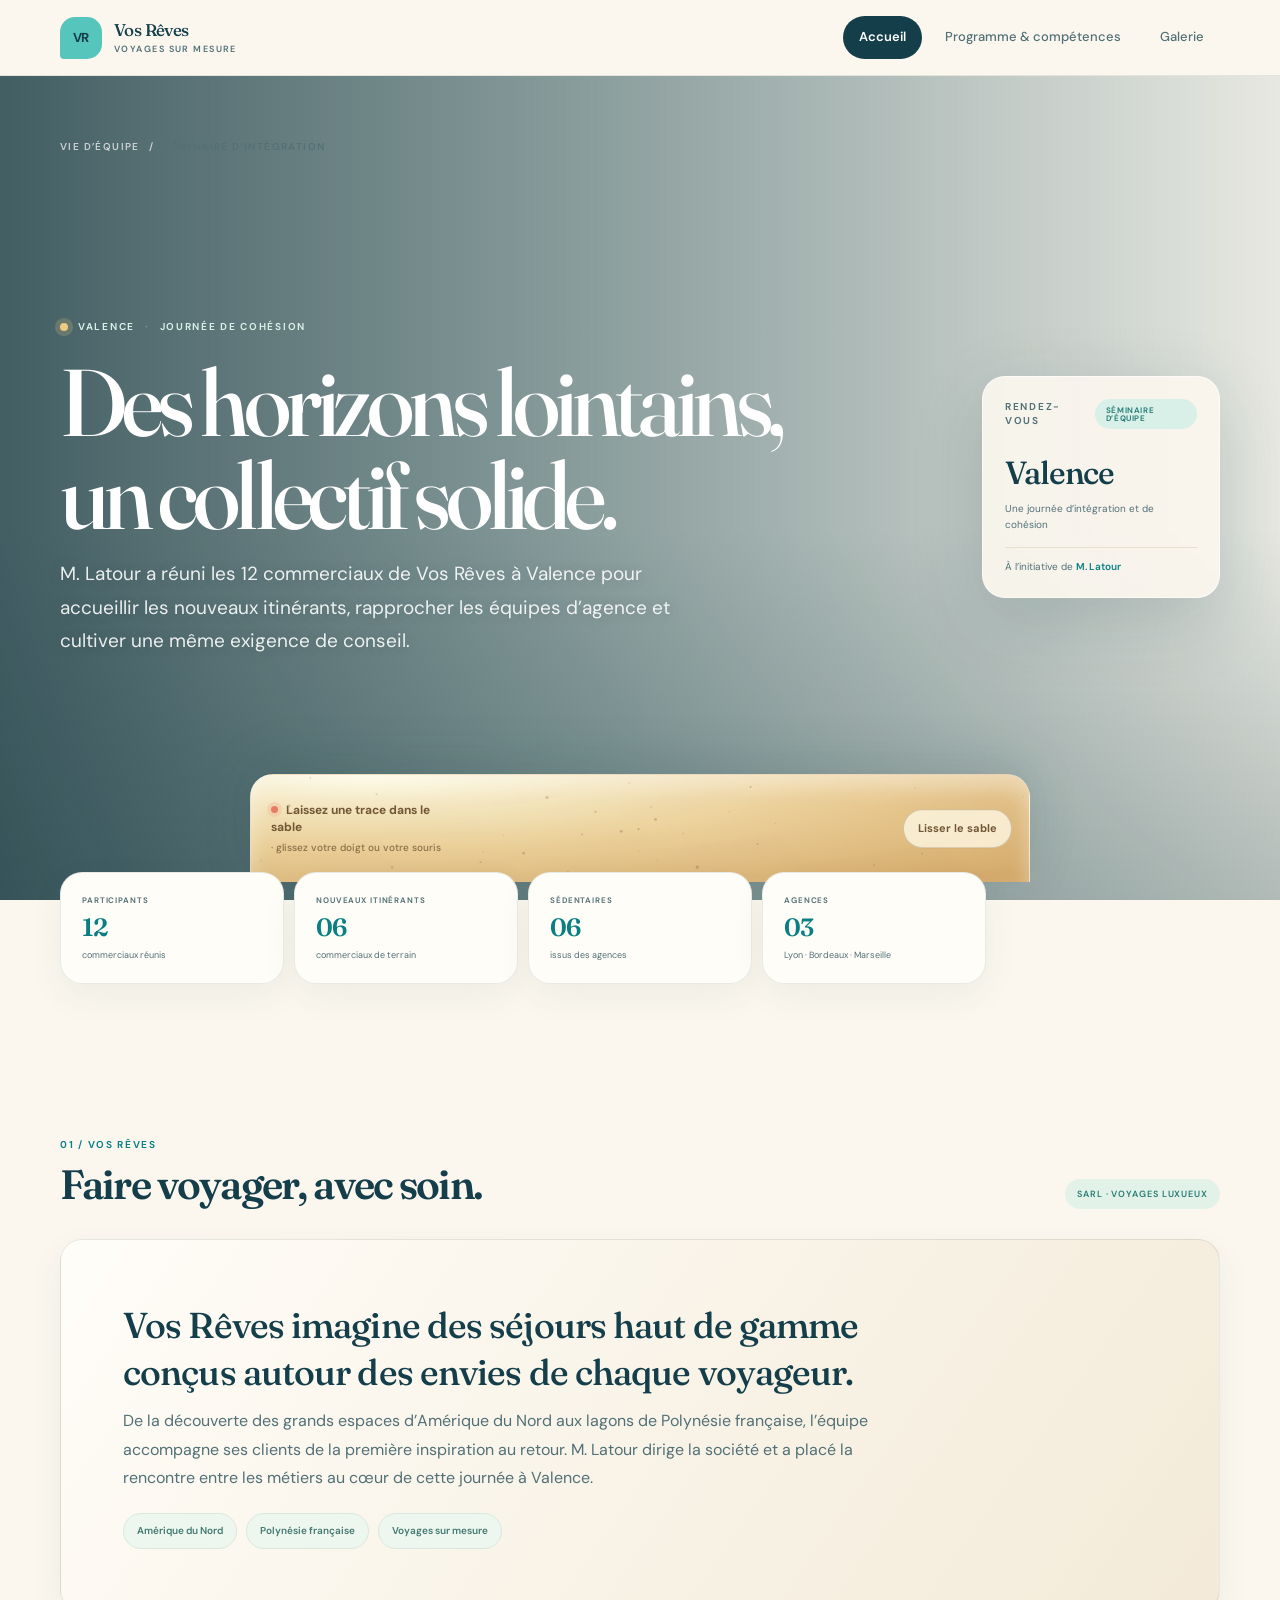
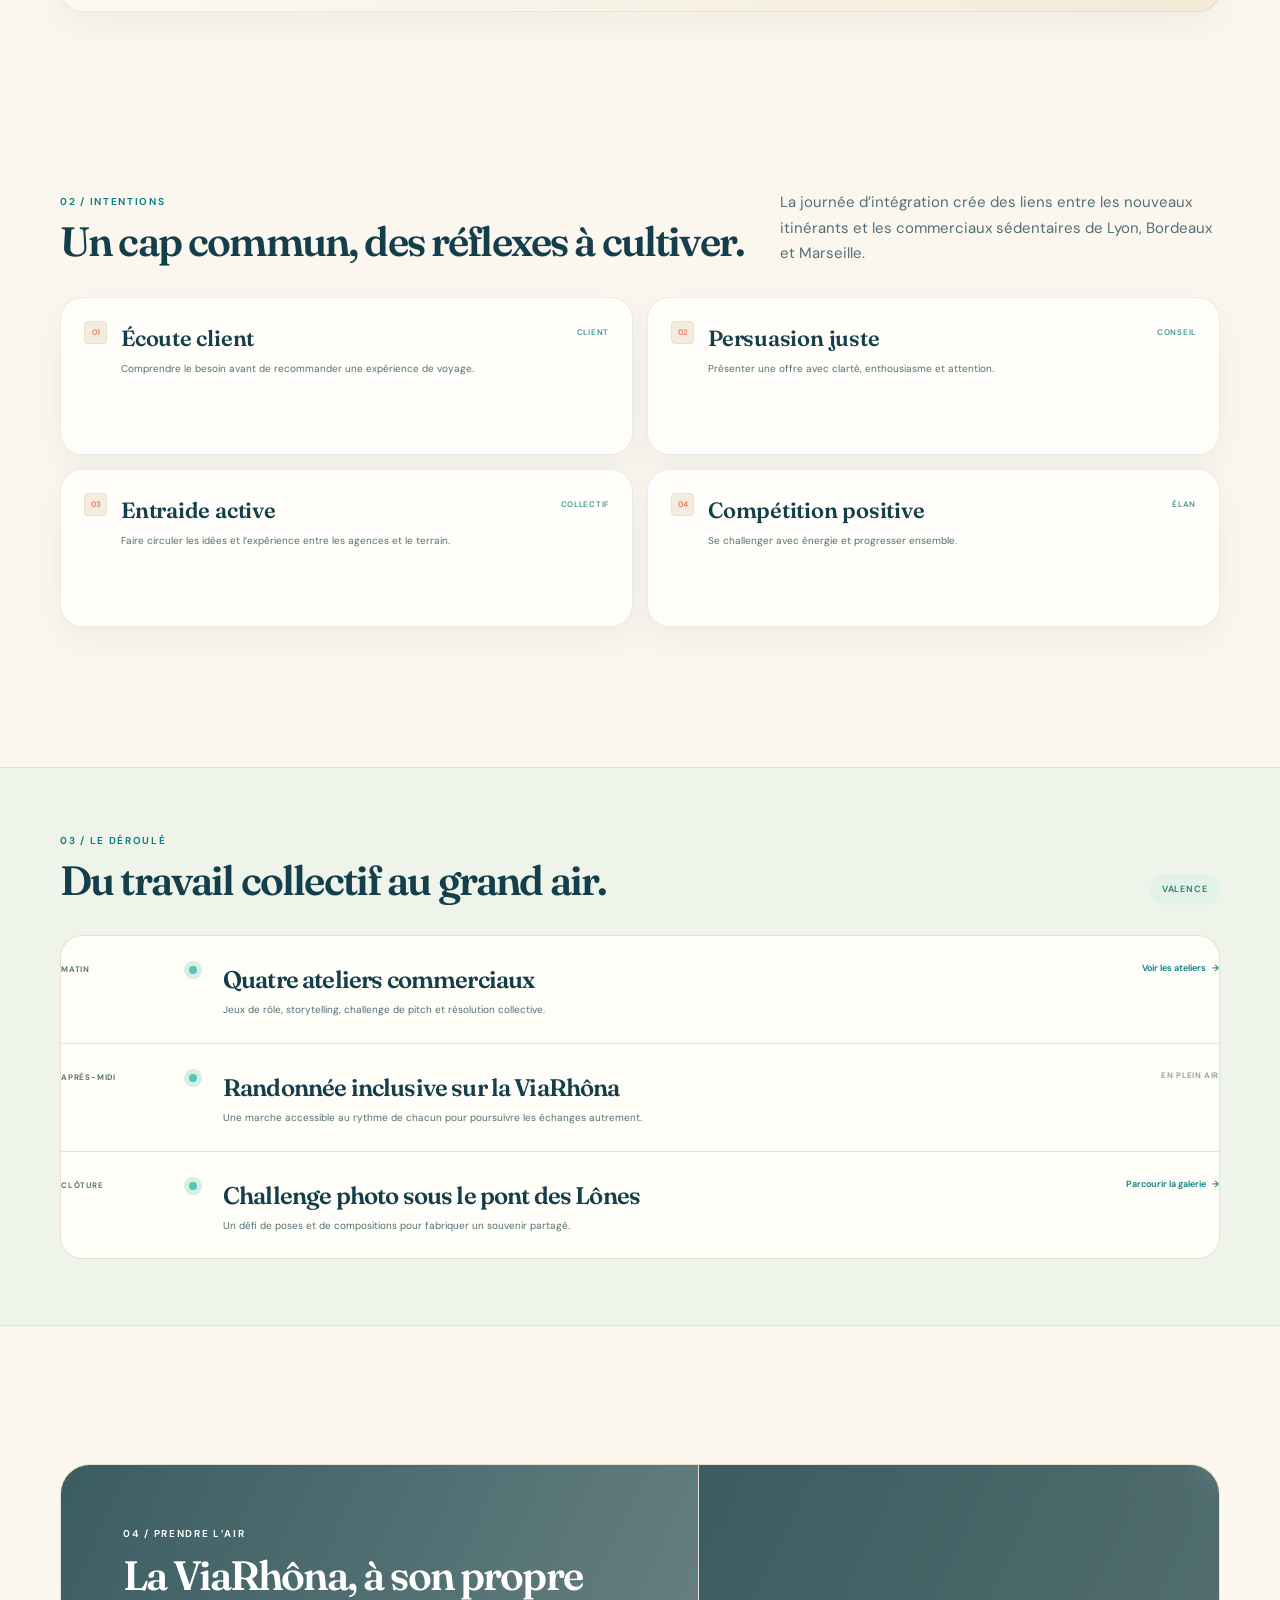
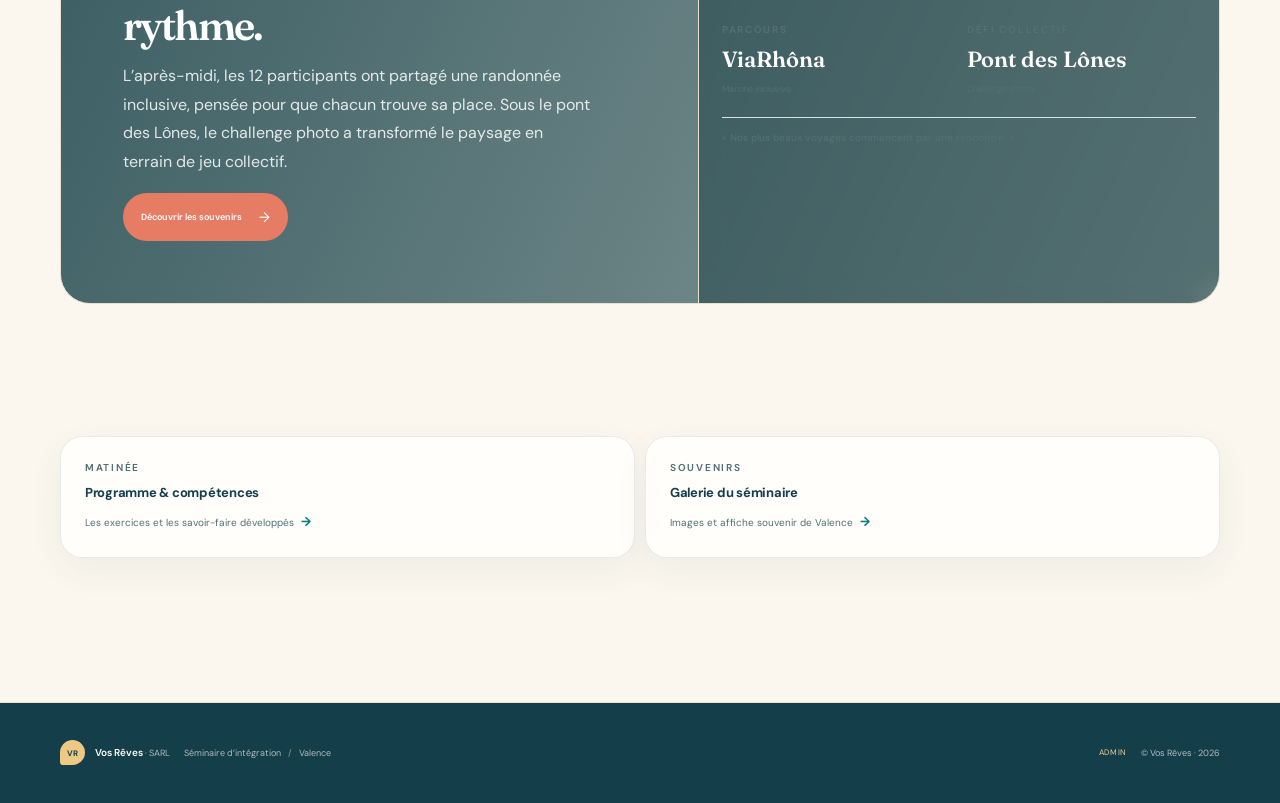
<file: index.html>
<!doctype html>

<html lang="fr">
  
    <head>
    
        <meta charset="utf-8">
    
        <meta name="viewport" content="width=device-width, initial-scale=1">
    
        <meta name="theme-color" content="#F8FAFC">
    
        <meta name="description" content="Journée de cohésion de l’équipe commerciale Vos Rêves à Valence.">
    
        <link rel="preconnect" href="https://fonts.googleapis.com">
        <link rel="preconnect" href="https://fonts.gstatic.com" crossorigin>
        <link href="https://fonts.googleapis.com/css2?family=DM+Sans:wght@400;500;600;700&family=Fraunces:opsz,wght@9..144,400;9..144,500;9..144,600&display=swap" rel="stylesheet">
        <link rel="stylesheet" href="style.css">
    
        <script src="content.js" defer>
    </script>
        <script src="sand.js" defer></script>
    
        <script src="main.js" defer>
    </script>
    
        <title>Séminaire d’intégration à Valence — Vos Rêves
    </title>
    
  </head>
  
    <body>

    
        <!-- ==================== HEADER ==================== -->

    
        <a class="skip-link" href="#contenu">Aller au contenu
    </a>
    
        <header class="site-header">
      
            <div class="header-inner wrap">
        
                <a class="brand" href="index.html" aria-label="Vos Rêves, accueil">
                    <span class="brand-mark" aria-hidden="true">VR
          </span>
                    <span class="brand-name">
                        <strong>Vos Rêves
            </strong>
                        <small>VOYAGES SUR MESURE
            </small>
          </span>
        </a>
        
                <button class="menu-toggle" type="button" aria-expanded="false" aria-controls="main-navigation" aria-label="Ouvrir le menu">
                    <span>
          </span>
                    <span>
          </span>
        </button>
        
                <nav class="navigation" id="main-navigation" aria-label="Navigation principale">
          
                    <a href="index.html" data-page="index.html">Accueil
          </a>
                    <a href="programme.html" data-page="programme.html">Programme &amp; compétences
          </a>
                    <a href="galerie.html" data-page="galerie.html">Galerie
          </a>
          
        </nav>
        
      </div>
      
    </header>
    
        <main id="contenu">

      
            <!-- ==================== INTRODUCTION ==================== -->

      
            <section class="page-intro wrap travel-hero hero-home" aria-labelledby="page-title">
        
                <div class="breadcrumbs">
                    <span>VIE D’ÉQUIPE
          </span>
                    <span aria-hidden="true">/
          </span>
                    <span>SÉMINAIRE D’INTÉGRATION
          </span>
        </div>
        
                <div class="intro-layout">
                    <div>
                        <p class="eyebrow">
                            <span class="status-dot">
              </span> VALENCE 
                            <span class="eyebrow-separator">·
              </span> JOURNÉE DE COHÉSION
            </p>
                        <h1 id="page-title" data-content="index.title">Des horizons lointains,
                            <br>
                            <span>un collectif solide.
              </span>
            </h1>
                        <p class="lead" data-content="index.lead">M. Latour a réuni les 12 commerciaux de Vos Rêves à Valence pour accueillir les nouveaux itinérants, rapprocher les équipes d’agence et cultiver une même exigence de conseil.
            </p>
          </div>
          
                    <aside class="event-card" aria-label="Informations sur le séminaire">
                        <div class="event-card-head">
                            <span class="overline">RENDEZ-VOUS
              </span>
                            <span class="status-pill">SÉMINAIRE D’ÉQUIPE
              </span>
            </div>
                        <strong class="event-date">Valence
            </strong>
                        <span class="event-detail">Une journée d’intégration et de cohésion
            </span>
                        <div class="event-rule">
            </div>
                        <span class="event-detail">À l’initiative de 
                            <b>M. Latour
              </b>
            </span>
          </aside>
        </div>

                <div class="sand-play" aria-label="Bac à sable interactif">
                    <div class="sand-instructions"><span class="sand-spark" aria-hidden="true"></span> Laissez une trace dans le sable <span class="sand-hint">· glissez votre doigt ou votre souris</span></div>
                    <canvas class="sand-canvas" aria-label="Zone de sable interactive. Faites glisser le pointeur pour dessiner. Utilisez le bouton pour lisser le sable."></canvas>
                    <button class="sand-clear" type="button" data-sand-clear>Lisser le sable</button>
                </div>
      </section>

      
            <!-- ==================== CHIFFRES CLÉS ==================== -->


      
            <section class="kpi-grid wrap" aria-label="Chiffres clés du séminaire" data-kpi-grid>
      </section>

      
            <!-- ==================== PRÉSENTATION DE L’ENTREPRISE ==================== -->

      
            <section class="section wrap company-section" aria-labelledby="company-title">
                <div class="section-heading">
                    <div>
                        <p class="eyebrow">01 / VOS RÊVES
            </p>
                        <h2 id="company-title" data-content="index.companyTitle">Faire voyager, avec soin.
            </h2>
          </div>
                    <span class="section-note">SARL · VOYAGES LUXUEUX
          </span>
        </div>
                <div class="company-card">
                    <p class="company-lead" data-content="index.companyLead">Vos Rêves imagine des séjours haut de gamme conçus autour des envies de chaque voyageur.
          </p>
                    <p data-content="index.companyText">De la découverte des grands espaces d’Amérique du Nord aux lagons de Polynésie française, l’équipe accompagne ses clients de la première inspiration au retour. M. Latour dirige la société et a placé la rencontre entre les métiers au cœur de cette journée à Valence.
          </p>
                    <div class="destination-list">
                        <span>Amérique du Nord
            </span>
                        <span>Polynésie française
            </span>
                        <span>Voyages sur mesure
            </span>
          </div>
        </div>
      </section>

      
            <!-- ==================== OBJECTIFS DU SÉMINAIRE ==================== -->

      
            <section class="section wrap" aria-labelledby="objectifs-title">
                <div class="section-heading">
                    <div>
                        <p class="eyebrow">02 / INTENTIONS
            </p>
                        <h2 id="objectifs-title" data-content="index.objectivesTitle">Un cap commun, des réflexes à cultiver.
            </h2>
          </div>
                    <p data-content="index.objectivesIntro">La journée d’intégration crée des liens entre les nouveaux itinérants et les commerciaux sédentaires de Lyon, Bordeaux et Marseille.
          </p>
        </div>
                <div class="objective-grid">
                    <article class="objective-card">
                        <span class="card-index">01
            </span>
                        <div>
                            <h3>Écoute client
              </h3>
                            <p>Comprendre le besoin avant de recommander une expérience de voyage.
              </p>
            </div>
                        <span class="objective-state">CLIENT
            </span>
          </article>
                    <article class="objective-card">
                        <span class="card-index">02
            </span>
                        <div>
                            <h3>Persuasion juste
              </h3>
                            <p>Présenter une offre avec clarté, enthousiasme et attention.
              </p>
            </div>
                        <span class="objective-state">CONSEIL
            </span>
          </article>
                    <article class="objective-card">
                        <span class="card-index">03
            </span>
                        <div>
                            <h3>Entraide active
              </h3>
                            <p>Faire circuler les idées et l’expérience entre les agences et le terrain.
              </p>
            </div>
                        <span class="objective-state">COLLECTIF
            </span>
          </article>
                    <article class="objective-card">
                        <span class="card-index">04
            </span>
                        <div>
                            <h3>Compétition positive
              </h3>
                            <p>Se challenger avec énergie et progresser ensemble.
              </p>
            </div>
                        <span class="objective-state">ÉLAN
            </span>
          </article>
        </div>
      </section>

      
            <!-- ==================== DÉROULÉ DE LA JOURNÉE ==================== -->

      
            <section class="section timeline-section" aria-labelledby="timeline-title">
                <div class="wrap">
                    <div class="section-heading">
                        <div>
                            <p class="eyebrow">03 / LE DÉROULÉ
              </p>
                            <h2 id="timeline-title">Du travail collectif au grand air.
              </h2>
            </div>
                        <span class="section-note">VALENCE
            </span>
          </div>
                    <ol class="timeline">
                        <li>
                            <span class="timeline-time">MATIN
              </span>
                            <span class="timeline-marker">
              </span>
                            <div>
                                <h3 data-content="index.timeline1Title">Quatre ateliers commerciaux
                </h3>
                                <p data-content="index.timeline1Text">Jeux de rôle, storytelling, challenge de pitch et résolution collective.
                </p>
              </div>
                            <a href="programme.html" class="inline-link">Voir les ateliers 
                                <span aria-hidden="true">→
                </span>
              </a>
            </li>
                        <li>
                            <span class="timeline-time">APRÈS-MIDI
              </span>
                            <span class="timeline-marker">
              </span>
                            <div>
                                <h3 data-content="index.timeline2Title">Randonnée inclusive sur la ViaRhôna
                </h3>
                                <p data-content="index.timeline2Text">Une marche accessible au rythme de chacun pour poursuivre les échanges autrement.
                </p>
              </div>
                            <span class="timeline-label">EN PLEIN AIR
              </span>
            </li>
                        <li>
                            <span class="timeline-time">CLÔTURE
              </span>
                            <span class="timeline-marker">
              </span>
                            <div>
                                <h3 data-content="index.timeline3Title">Challenge photo sous le pont des Lônes
                </h3>
                                <p data-content="index.timeline3Text">Un défi de poses et de compositions pour fabriquer un souvenir partagé.
                </p>
              </div>
                            <a href="galerie.html" class="inline-link">Parcourir la galerie 
                                <span aria-hidden="true">→
                </span>
              </a>
            </li>
          </ol>
        </div>
      </section>

      
            <!-- ==================== APRÈS-MIDI ENSEMBLE ==================== -->

      
            <section class="section wrap outdoor-section" aria-labelledby="outdoor-title">
                <div class="outdoor-card">
                    <div class="outdoor-copy">
                        <p class="eyebrow">04 / PRENDRE L’AIR
            </p>
                        <h2 id="outdoor-title" data-content="index.outdoorTitle">La ViaRhôna, à son propre rythme.
            </h2>
                        <p data-content="index.outdoorText">L’après-midi, les 12 participants ont partagé une randonnée inclusive, pensée pour que chacun trouve sa place. Sous le pont des Lônes, le challenge photo a transformé le paysage en terrain de jeu collectif.
            </p>
                        <a class="button-link" href="galerie.html">Découvrir les souvenirs 
                            <span aria-hidden="true">→
              </span>
            </a>
          </div>
                    <div class="outdoor-facts">
                        <div>
                            <span class="overline">PARCOURS
              </span>
                            <strong>ViaRhôna
              </strong>
                            <small>Marche inclusive
              </small>
            </div>
                        <div>
                            <span class="overline">DÉFI COLLECTIF
              </span>
                            <strong>Pont des Lônes
              </strong>
                            <small>Challenge photo
              </small>
            </div>
                        <div class="outdoor-quote" data-content="index.quote">« Nos plus beaux voyages commencent par une rencontre. »
            </div>
          </div>
        </div>
      </section>

      
            <!-- ==================== EXPLORER LE SÉMINAIRE ==================== -->

      
            <section class="section wrap next-steps" aria-label="Explorer le séminaire">
                <a class="link-card" href="programme.html">
                    <span class="overline">MATINÉE
          </span>
                    <strong>Programme &amp; compétences
          </strong>
                    <span>Les exercices et les savoir-faire développés 
                        <b aria-hidden="true">→
            </b>
          </span>
        </a>
                <a class="link-card" href="galerie.html">
                    <span class="overline">SOUVENIRS
          </span>
                    <strong>Galerie du séminaire
          </strong>
                    <span>Images et affiche souvenir de Valence 
                        <b aria-hidden="true">→
            </b>
          </span>
        </a>
      </section>
      
    </main>

    
        <!-- ==================== FOOTER ==================== -->

    
        <footer class="site-footer">
            <div class="footer-inner wrap">
                <a class="footer-brand" href="index.html">
                    <span class="brand-mark" aria-hidden="true">VR
          </span>
                    <span>Vos Rêves 
                        <small>· SARL
            </small>
          </span>
        </a>
                <p>Séminaire d’intégration 
                    <span aria-hidden="true">/
          </span> Valence
        </p>
                <a class="admin-footer-link" href="admin.html">Admin
        </a>
                <small>© Vos Rêves · 2026
        </small>
      </div>
    </footer>
    
  </body>
  
</html>
</file>
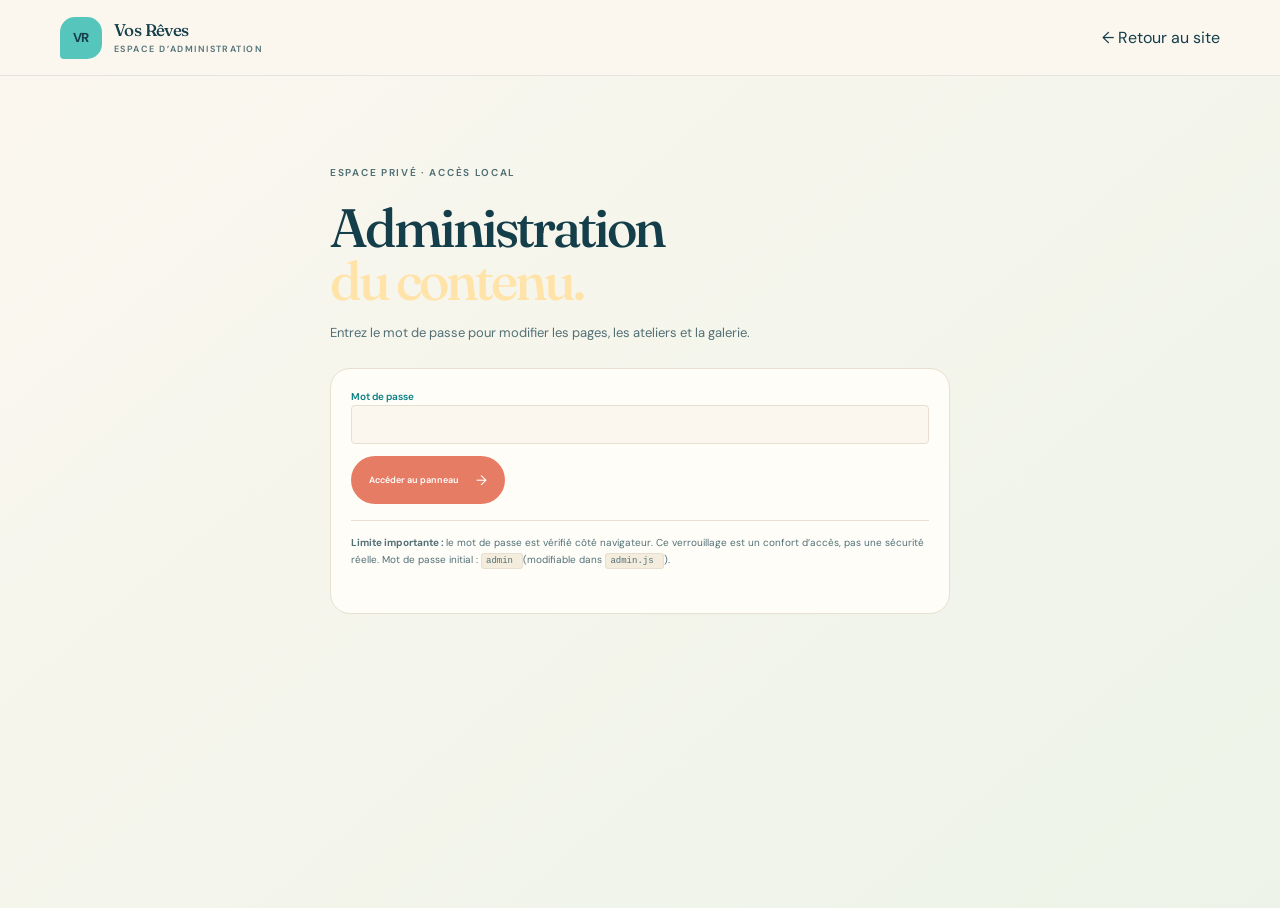
<file: admin.html>
<!doctype html>

<html lang="fr">
  
    <head>
    
        <meta charset="utf-8">
    
        <meta name="viewport" content="width=device-width, initial-scale=1">
    
        <meta name="theme-color" content="#F8FAFC">
    
        <title>Administration — Vos Rêves
    </title>
    
        <link rel="preconnect" href="https://fonts.googleapis.com">
        <link rel="preconnect" href="https://fonts.gstatic.com" crossorigin>
        <link href="https://fonts.googleapis.com/css2?family=DM+Sans:wght@400;500;600;700&family=Fraunces:opsz,wght@9..144,400;9..144,500;9..144,600&display=swap" rel="stylesheet">
        <link rel="stylesheet" href="style.css">
    
        <script src="content.js" defer>
    </script>
    
        <script src="admin.js" defer>
    </script>
    
  </head>
  
    <body class="admin-page">

    
        <!-- ==================== HEADER ==================== -->

    
        <header class="site-header">
            <div class="header-inner wrap">
                <a class="brand" href="index.html">
                    <span class="brand-mark">VR
          </span>
                    <span class="brand-name">
                        <strong>Vos Rêves
            </strong>
                        <small>ESPACE D’ADMINISTRATION
            </small>
          </span>
        </a>
                <a class="navigation admin-back" href="index.html">← Retour au site
        </a>
      </div>
    </header>
    
        <main class="admin-wrap wrap" id="contenu">

      
            <!-- ==================== ACCÈS ==================== -->

      
            <section class="admin-login" data-login>
        
                <p class="eyebrow">ESPACE PRIVÉ · ACCÈS LOCAL
        </p>
                <h1>Administration
                    <br>
                    <span>du contenu.
          </span>
        </h1>
        
                <p class="admin-intro">Entrez le mot de passe pour modifier les pages, les ateliers et la galerie.
        </p>
        
                <form class="admin-login-card" data-login-form>
                    <label for="admin-password">Mot de passe
          </label>
                    <input id="admin-password" type="password" autocomplete="current-password" required>
                    <button class="button-link" type="submit">Accéder au panneau 
                        <span aria-hidden="true">→
            </span>
          </button>
                    <p class="admin-security-note">
                        <strong>Limite importante :
            </strong> le mot de passe est vérifié côté navigateur. Ce verrouillage est un confort d’accès, pas une sécurité réelle. Mot de passe initial : 
                        <code>admin
            </code> (modifiable dans 
                        <code>admin.js
            </code>).
          </p>
                    <p class="admin-error" data-login-error aria-live="polite">
          </p>
        </form>
        
      </section>

      
            <!-- ==================== PANNEAU ==================== -->

      
            <section class="admin-dashboard" data-dashboard hidden>
        
                <div class="admin-heading">
                    <div>
                        <p class="eyebrow">CONTENU DU SITE
            </p>
                        <h1>Votre espace
                            <br>
                            <span>de gestion.
              </span>
            </h1>
                        <p class="admin-intro">Modifiez les textes et visuels, puis exportez le contenu pour le publier dans les fichiers du site.
            </p>
          </div>
                    <div class="admin-actions">
                        <button type="button" class="admin-button" data-save>Enregistrer localement
            </button>
                        <button type="button" class="admin-button secondary" data-export>Exporter JSON
            </button>
                        <label class="admin-button secondary import-button">Importer JSON
                            <input type="file" accept="application/json,.json" data-import hidden>
            </label>
                        <button type="button" class="admin-button text-button" data-reset>Réinitialiser
            </button>
          </div>
        </div>
        
                <aside class="admin-notice">
                    <strong>À savoir avant de publier
          </strong>
                    <span>Les sauvegardes du navigateur (localStorage) restent sur cet appareil et dans ce navigateur. Pour publier ou transmettre vos changements, exportez le JSON. Remplacez le contenu de 
                        <code>content.js
            </code> par son objet 
                        <code>SITE_DEFAULT_CONTENT
            </code>, puis publiez le fichier avec le site.
          </span>
        </aside>
        
                <p class="admin-status" data-status role="status" aria-live="polite">Les modifications ne sont pas encore enregistrées.
        </p>
        
                <section class="admin-section">
                    <div class="admin-section-title">
                        <div>
                            <p class="eyebrow">01 / TEXTES
              </p>
                            <h2>Contenu des pages
              </h2>
            </div>
          </div>
                    <div class="admin-page-tabs" role="tablist" aria-label="Pages à modifier">
                        <button type="button" data-page-tab="index" aria-selected="true">Accueil
            </button>
                        <button type="button" data-page-tab="programme" aria-selected="false">Programme
            </button>
                        <button type="button" data-page-tab="galerie" aria-selected="false">Galerie
            </button>
          </div>
                    <div class="admin-fields" data-fields>
          </div>
        </section>
        
                <section class="admin-section">
                    <div class="admin-section-title">
                        <div>
                            <p class="eyebrow">02 / REPÈRES
              </p>
                            <h2>Chiffres clés
              </h2>
            </div>
                        <button type="button" class="admin-button secondary" data-add-kpi>Ajouter un chiffre
            </button>
          </div>
                    <div class="admin-records" data-kpis>
          </div>
        </section>
        
                <section class="admin-section">
                    <div class="admin-section-title">
                        <div>
                            <p class="eyebrow">03 / ATELIERS
              </p>
                            <h2>Programme de la matinée
              </h2>
            </div>
                        <button type="button" class="admin-button secondary" data-add-workshop>Ajouter un atelier
            </button>
          </div>
                    <div class="admin-records" data-workshops>
          </div>
        </section>
        
                <section class="admin-section">
                    <div class="admin-section-title">
                        <div>
                            <p class="eyebrow">04 / GALERIE
              </p>
                            <h2>Visuels et légendes
              </h2>
            </div>
                        <button type="button" class="admin-button secondary" data-add-photo>Ajouter une photo
            </button>
          </div>
                    <div class="admin-records" data-gallery>
          </div>
        </section>
        
                <section class="admin-section">
                    <div class="admin-section-title">
                        <div>
                            <p class="eyebrow">05 / AFFICHE
              </p>
                            <h2>Image de l’affiche
              </h2>
            </div>
          </div>
                    <div class="admin-record admin-poster">
                        <label>URL ou image locale
                            <input type="url" data-poster-url placeholder="https://…">
            </label>
                        <label class="admin-button secondary import-button">Choisir un fichier
                            <input type="file" accept="image/*" data-poster-file hidden>
            </label>
                        <img data-poster-preview alt="Aperçu de l’affiche" hidden>
          </div>
                    <p class="admin-help">Les fichiers importés sont convertis en dataURL et intégrés au JSON. Les images volumineuses peuvent rendre le fichier exporté très lourd.
          </p>
        </section>
        
                <section class="admin-section">
                    <div class="admin-section-title">
                        <div>
                            <p class="eyebrow">06 / BLOCS LIBRES
              </p>
                            <h2>Informations complémentaires
              </h2>
            </div>
                        <button type="button" class="admin-button secondary" data-add-block>Ajouter un bloc
            </button>
          </div>
                    <p class="admin-help">Les blocs seront ajoutés en bas de la page sélectionnée.
          </p>
                    <div class="admin-records" data-blocks>
          </div>
        </section>
        
                <footer class="admin-footer">
                    <a href="index.html">Retour au site
          </a>
                    <span>Vos Rêves · Administration
          </span>
        </footer>
        
      </section>
      
    </main>
    
  </body>
  
</html>
</file>
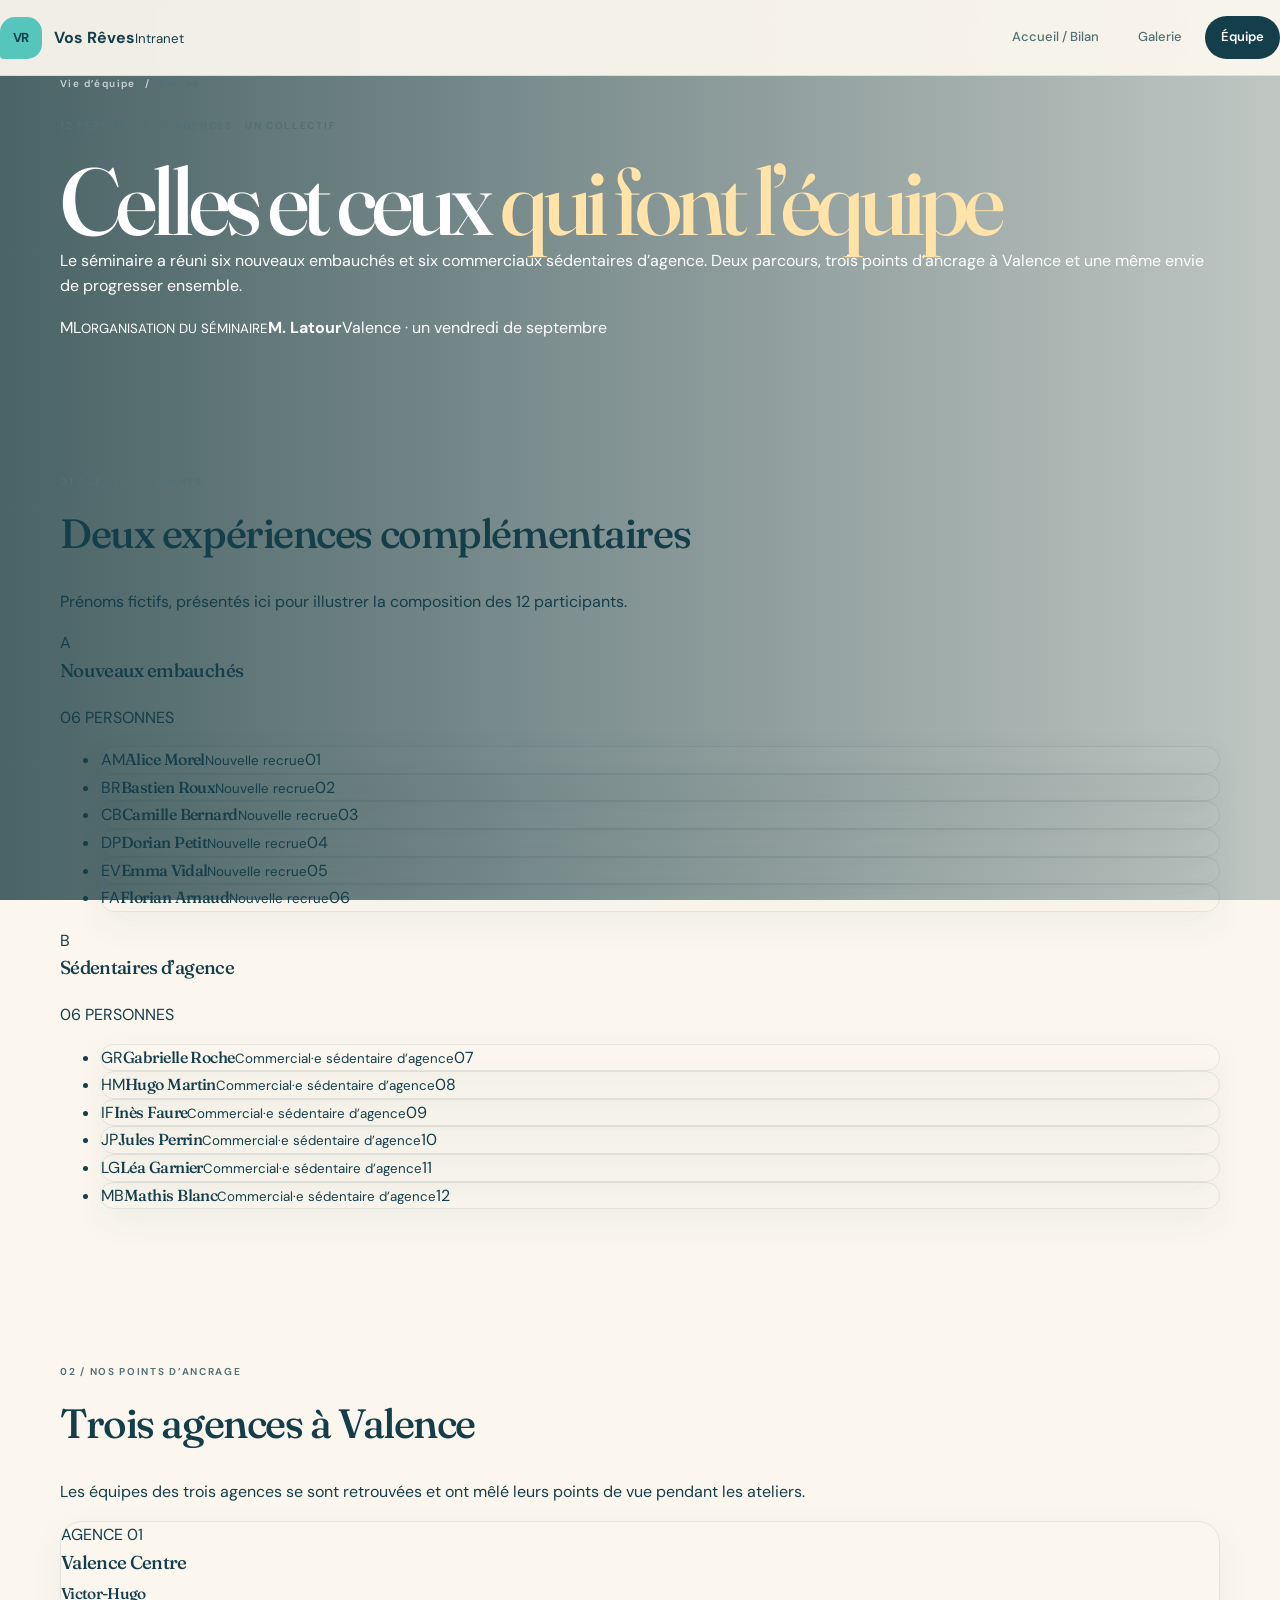
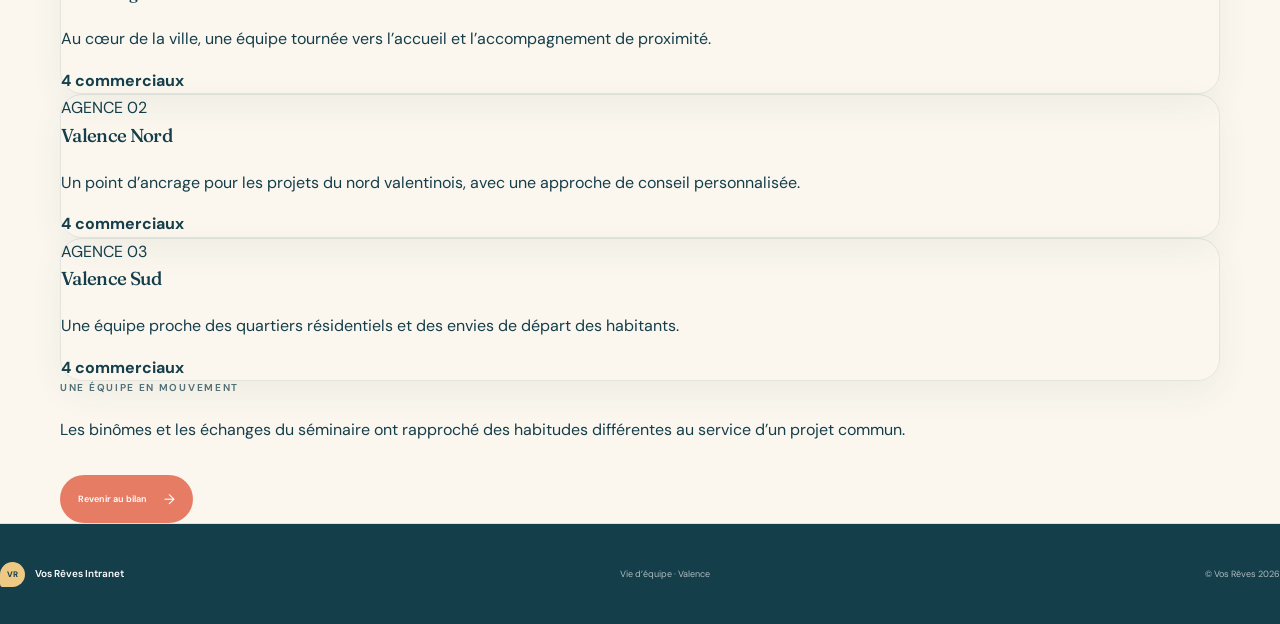
<file: equipe.html>
<!doctype html>
<html lang="fr">
<head>
  <meta charset="utf-8">
  <meta name="viewport" content="width=device-width, initial-scale=1">
  <meta name="theme-color" content="#fbf7ef">
  <meta name="description" content="Intranet Vos Rêves — retour sur le séminaire de l’équipe commerciale à Valence.">
  <link rel="preconnect" href="https://fonts.googleapis.com">
  <link rel="preconnect" href="https://fonts.gstatic.com" crossorigin>
  <link rel="preconnect" href="https://fonts.googleapis.com">
  <link rel="preconnect" href="https://fonts.gstatic.com" crossorigin>
  <link href="https://fonts.googleapis.com/css2?family=DM+Sans:wght@400;500;600;700&family=Fraunces:opsz,wght@9..144,400;9..144,500;9..144,600&display=swap" rel="stylesheet">
  <link rel="stylesheet" href="style.css">
  <script src="main.js" defer></script>
  <title>Équipe commerciale — Vos Rêves</title>
</head>
<body>
  <a class="skip-link" href="#contenu">Aller au contenu</a>
  <header class="site-header">
    <div class="header-inner">
      <a class="brand" href="index.html" aria-label="Vos Rêves Intranet, accueil"><span class="brand-mark" aria-hidden="true">VR</span><span class="brand-copy"><strong>Vos Rêves</strong><small>Intranet</small></span></a>
      <button class="menu-toggle" type="button" aria-expanded="false" aria-controls="main-navigation" aria-label="Ouvrir le menu"><span></span><span></span><span></span></button>
      <nav class="navigation" id="main-navigation" aria-label="Navigation principale">
        <a href="index.html" data-page="index.html">Accueil / Bilan</a><a href="galerie.html" data-page="galerie.html">Galerie</a><a href="equipe.html" data-page="equipe.html">Équipe</a>
      </nav>
    </div>
  </header>
  <main id="contenu">
    <section class="page-hero wrap team-hero travel-team-hero"><div class="breadcrumbs"><span>Vie d’équipe</span><span aria-hidden="true">/</span><span>Équipe</span></div><p class="eyebrow">12 PERSONNES · 3 AGENCES · UN COLLECTIF</p><h1 id="page-title">Celles et ceux <span>qui font l’équipe</span></h1><p class="intro">Le séminaire a réuni six nouveaux embauchés et six commerciaux sédentaires d’agence. Deux parcours, trois points d’ancrage à Valence et une même envie de progresser ensemble.</p><div class="organizer-strip"><span class="avatar organizer-avatar" aria-hidden="true">ML</span><span><small>ORGANISATION DU SÉMINAIRE</small><strong>M. Latour</strong></span><span class="organizer-place">Valence · un vendredi de septembre</span></div></section>
    <section class="section wrap team-section"><div class="section-head"><div><p class="eyebrow">01 / LES PARTICIPANTS</p><h2>Deux expériences complémentaires</h2></div><p>Prénoms fictifs, présentés ici pour illustrer la composition des 12 participants.</p></div><div class="team-groups"><section class="team-group" aria-labelledby="new-title"><div class="group-heading"><div><span class="group-number">A</span><h3 id="new-title">Nouveaux embauchés</h3></div><span class="group-count">06 PERSONNES</span></div><ul class="people-list"><li class="person-card"><span class="avatar" aria-hidden="true">AM</span><span class="person-info"><strong>Alice Morel</strong><small>Nouvelle recrue</small></span><span class="person-id">01</span></li>
<li class="person-card"><span class="avatar" aria-hidden="true">BR</span><span class="person-info"><strong>Bastien Roux</strong><small>Nouvelle recrue</small></span><span class="person-id">02</span></li>
<li class="person-card"><span class="avatar" aria-hidden="true">CB</span><span class="person-info"><strong>Camille Bernard</strong><small>Nouvelle recrue</small></span><span class="person-id">03</span></li>
<li class="person-card"><span class="avatar" aria-hidden="true">DP</span><span class="person-info"><strong>Dorian Petit</strong><small>Nouvelle recrue</small></span><span class="person-id">04</span></li>
<li class="person-card"><span class="avatar" aria-hidden="true">EV</span><span class="person-info"><strong>Emma Vidal</strong><small>Nouvelle recrue</small></span><span class="person-id">05</span></li>
<li class="person-card"><span class="avatar" aria-hidden="true">FA</span><span class="person-info"><strong>Florian Arnaud</strong><small>Nouvelle recrue</small></span><span class="person-id">06</span></li></ul></section><section class="team-group" aria-labelledby="resident-title"><div class="group-heading"><div><span class="group-number">B</span><h3 id="resident-title">Sédentaires d’agence</h3></div><span class="group-count">06 PERSONNES</span></div><ul class="people-list"><li class="person-card"><span class="avatar" aria-hidden="true">GR</span><span class="person-info"><strong>Gabrielle Roche</strong><small>Commercial·e sédentaire d’agence</small></span><span class="person-id">07</span></li>
<li class="person-card"><span class="avatar" aria-hidden="true">HM</span><span class="person-info"><strong>Hugo Martin</strong><small>Commercial·e sédentaire d’agence</small></span><span class="person-id">08</span></li>
<li class="person-card"><span class="avatar" aria-hidden="true">IF</span><span class="person-info"><strong>Inès Faure</strong><small>Commercial·e sédentaire d’agence</small></span><span class="person-id">09</span></li>
<li class="person-card"><span class="avatar" aria-hidden="true">JP</span><span class="person-info"><strong>Jules Perrin</strong><small>Commercial·e sédentaire d’agence</small></span><span class="person-id">10</span></li>
<li class="person-card"><span class="avatar" aria-hidden="true">LG</span><span class="person-info"><strong>Léa Garnier</strong><small>Commercial·e sédentaire d’agence</small></span><span class="person-id">11</span></li>
<li class="person-card"><span class="avatar" aria-hidden="true">MB</span><span class="person-info"><strong>Mathis Blanc</strong><small>Commercial·e sédentaire d’agence</small></span><span class="person-id">12</span></li></ul></section></div></section>
    <section class="agency-section"><div class="wrap"><div class="section-head"><div><p class="eyebrow">02 / NOS POINTS D’ANCRAGE</p><h2>Trois agences à Valence</h2></div><p>Les équipes des trois agences se sont retrouvées et ont mêlé leurs points de vue pendant les ateliers.</p></div><div class="agency-grid"><article class="agency-card"><span>AGENCE 01</span><h3>Valence Centre<br><small>Victor-Hugo</small></h3><p>Au cœur de la ville, une équipe tournée vers l’accueil et l’accompagnement de proximité.</p><strong>4 commerciaux</strong></article><article class="agency-card"><span>AGENCE 02</span><h3>Valence Nord</h3><p>Un point d’ancrage pour les projets du nord valentinois, avec une approche de conseil personnalisée.</p><strong>4 commerciaux</strong></article><article class="agency-card"><span>AGENCE 03</span><h3>Valence Sud</h3><p>Une équipe proche des quartiers résidentiels et des envies de départ des habitants.</p><strong>4 commerciaux</strong></article></div></div></section>
    <section class="closing wrap"><p class="eyebrow">UNE ÉQUIPE EN MOUVEMENT</p><p>Les binômes et les échanges du séminaire ont rapproché des habitudes différentes au service d’un projet commun.</p><a class="button-link" href="index.html">Revenir au bilan <span aria-hidden="true">→</span></a></section>
  </main>
  <footer class="site-footer"><div class="footer-inner"><a class="footer-brand" href="index.html"><span class="brand-mark" aria-hidden="true">VR</span><span>Vos Rêves Intranet</span></a><p>Vie d’équipe · Valence</p><small>© Vos Rêves 2026</small></div></footer>
</body>
</html>
</file>
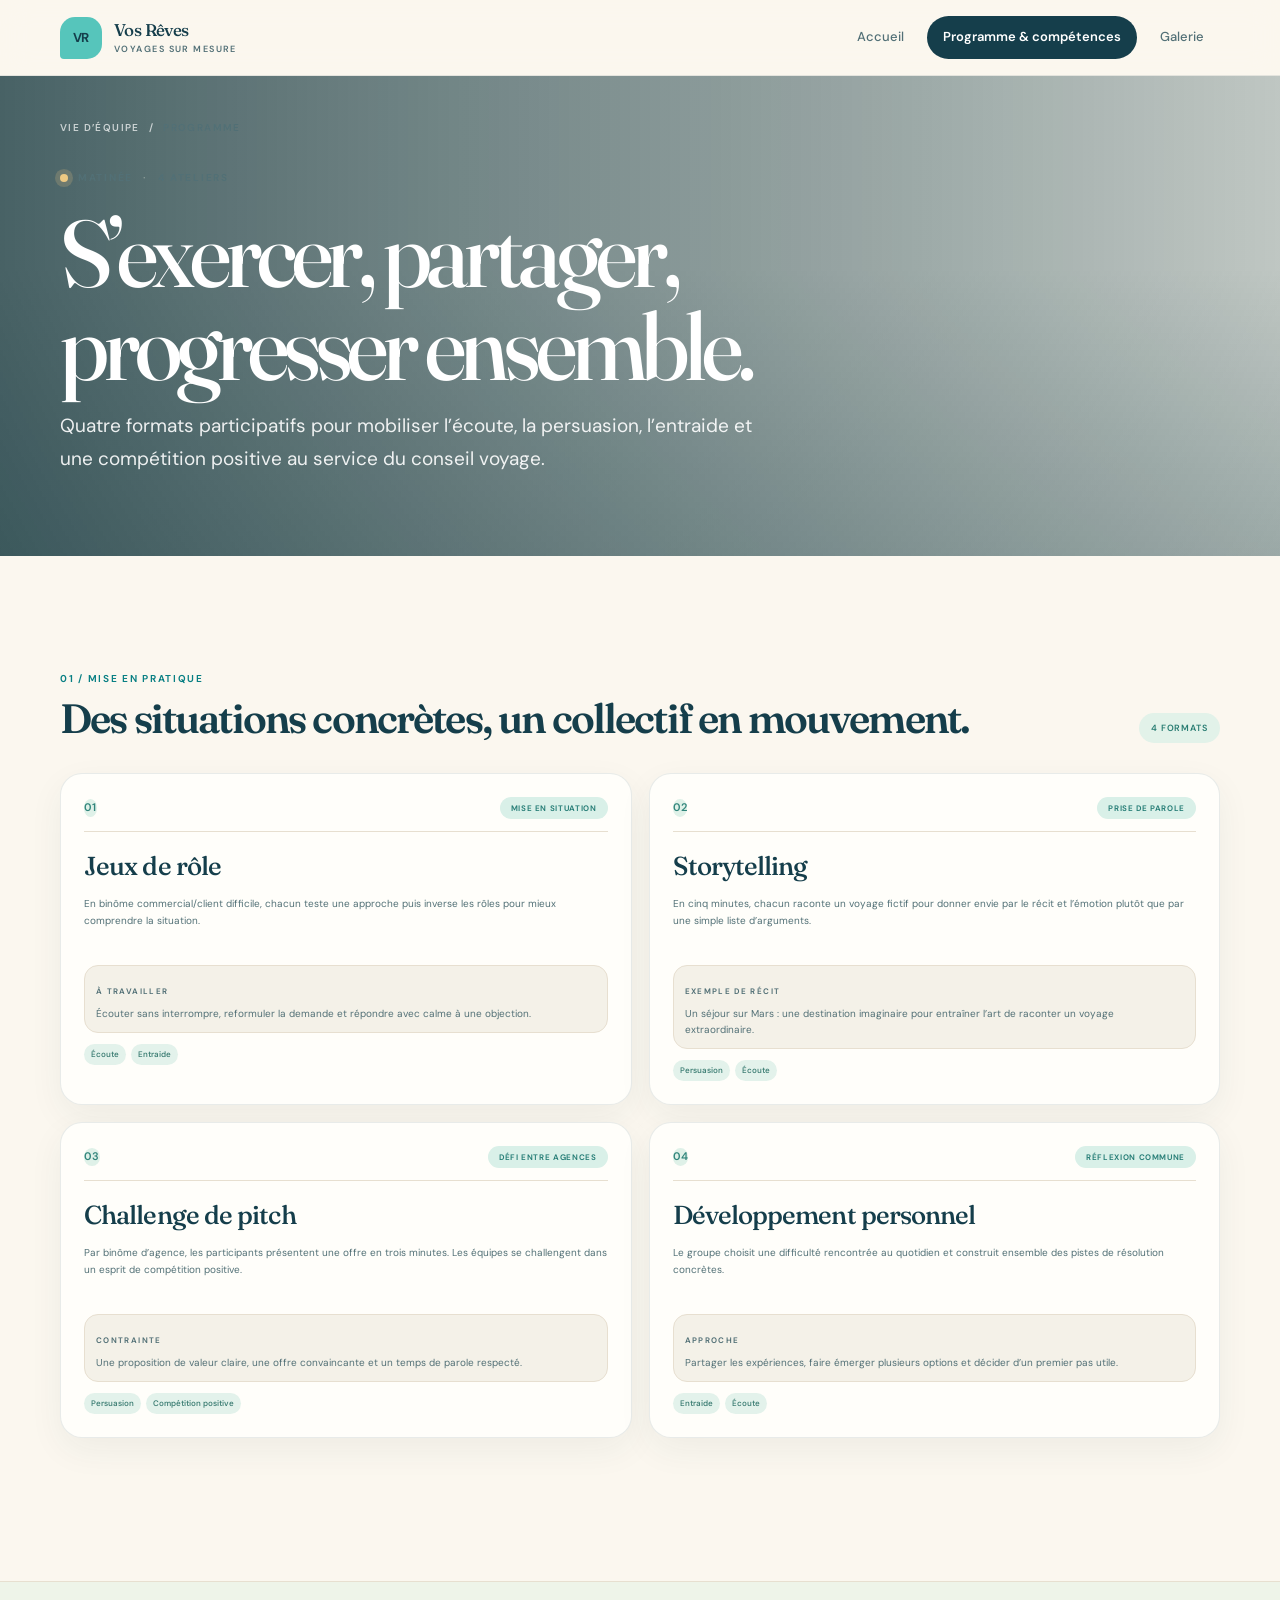
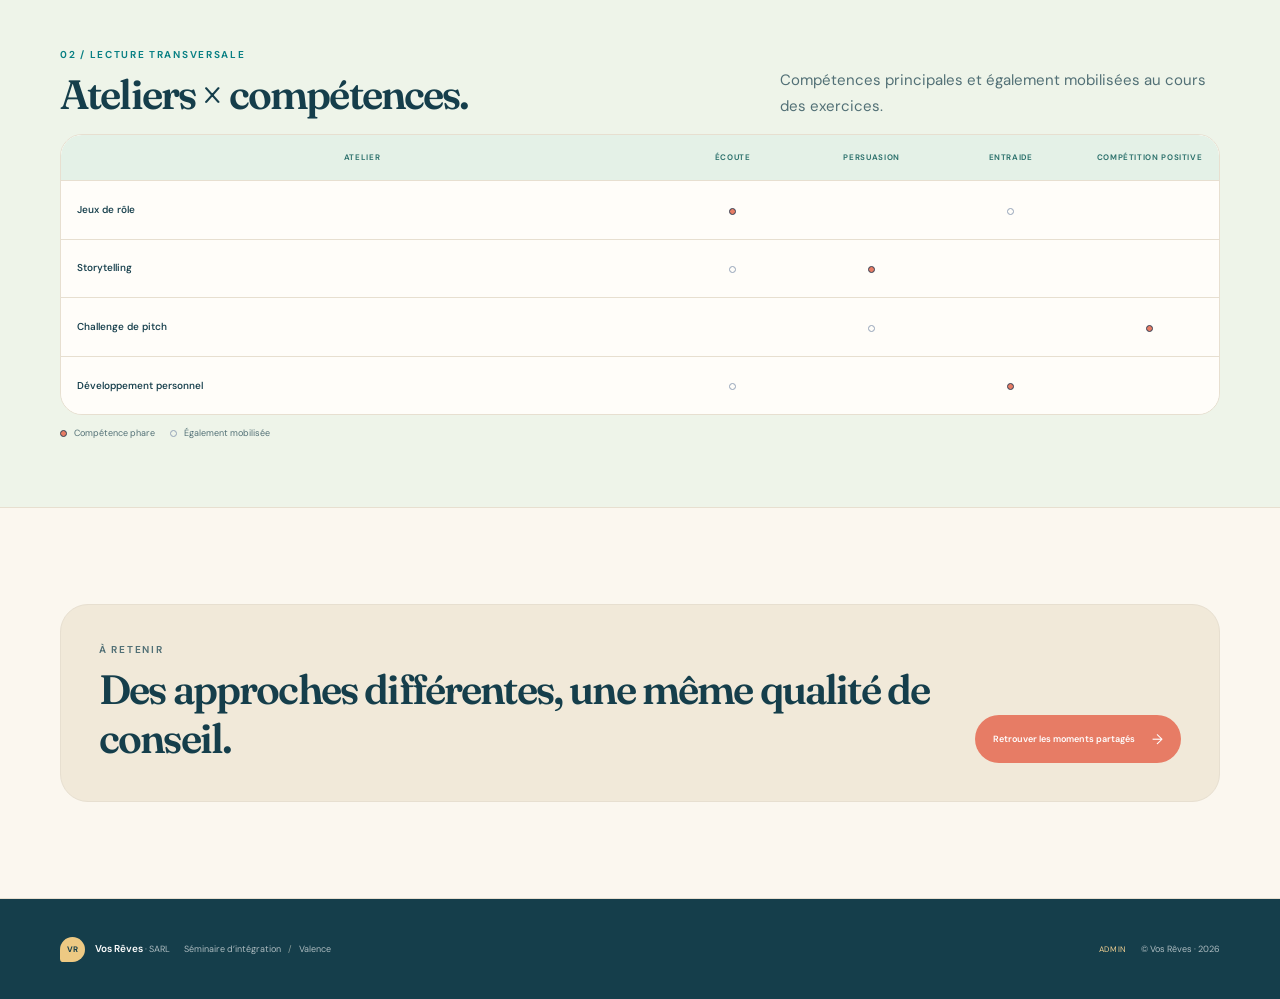
<file: programme.html>
<!doctype html>

<html lang="fr">
  
    <head>
    
        <meta charset="utf-8">
    
        <meta name="viewport" content="width=device-width, initial-scale=1">
    
        <meta name="theme-color" content="#F8FAFC">
    
        <meta name="description" content="Les quatre ateliers du séminaire de Vos Rêves à Valence et leur matrice de compétences.">
    
        <link rel="preconnect" href="https://fonts.googleapis.com">
        <link rel="preconnect" href="https://fonts.gstatic.com" crossorigin>
        <link href="https://fonts.googleapis.com/css2?family=DM+Sans:wght@400;500;600;700&family=Fraunces:opsz,wght@9..144,400;9..144,500;9..144,600&display=swap" rel="stylesheet">
        <link rel="stylesheet" href="style.css">
    
        <script src="content.js" defer>
    </script>
    
        <script src="main.js" defer>
    </script>
    
        <title>Programme et compétences — Vos Rêves
    </title>
    
  </head>
  
    <body>

    
        <!-- ==================== HEADER ==================== -->

    
        <a class="skip-link" href="#contenu">Aller au contenu
    </a>
    
        <header class="site-header">
      
            <div class="header-inner wrap">
        
                <a class="brand" href="index.html" aria-label="Vos Rêves, accueil">
                    <span class="brand-mark" aria-hidden="true">VR
          </span>
                    <span class="brand-name">
                        <strong>Vos Rêves
            </strong>
                        <small>VOYAGES SUR MESURE
            </small>
          </span>
        </a>
        
                <button class="menu-toggle" type="button" aria-expanded="false" aria-controls="main-navigation" aria-label="Ouvrir le menu">
                    <span>
          </span>
                    <span>
          </span>
        </button>
        
                <nav class="navigation" id="main-navigation" aria-label="Navigation principale">
          
                    <a href="index.html" data-page="index.html">Accueil
          </a>
                    <a href="programme.html" data-page="programme.html">Programme &amp; compétences
          </a>
                    <a href="galerie.html" data-page="galerie.html">Galerie
          </a>
          
        </nav>
        
      </div>
      
    </header>
    
        <main id="contenu">

      
            <!-- ==================== INTRODUCTION ==================== -->

      
            <section class="page-intro wrap compact-intro travel-hero hero-programme" aria-labelledby="page-title">
                <div class="breadcrumbs">
                    <a href="index.html">VIE D’ÉQUIPE
          </a>
                    <span aria-hidden="true">/
          </span>
                    <span>PROGRAMME
          </span>
        </div>
                <p class="eyebrow">
                    <span class="status-dot">
          </span> MATINÉE 
                    <span class="eyebrow-separator">·
          </span> 4 ATELIERS
        </p>
                <h1 id="page-title" data-content="programme.title">S’exercer, partager,
                    <br>
                    <span>progresser ensemble.
          </span>
        </h1>
                <p class="lead" data-content="programme.lead">Quatre formats participatifs pour mobiliser l’écoute, la persuasion, l’entraide et une compétition positive au service du conseil voyage.
        </p>
      </section>

      
            <!-- ==================== ATELIERS DU MATIN ==================== -->

      
            <section class="section wrap program-section" aria-labelledby="workshops-title">
                <div class="section-heading">
                    <div>
                        <p class="eyebrow">01 / MISE EN PRATIQUE
            </p>
                        <h2 id="workshops-title" data-content="programme.workshopIntro">Des situations concrètes, un collectif en mouvement.
            </h2>
          </div>
                    <span class="section-note">4 FORMATS
          </span>
        </div>
                <div class="program-grid" data-workshop-grid>
                    <article class="program-card">
                        <div class="program-top">
                            <span class="program-number">01
              </span>
                            <span class="status-pill">MISE EN SITUATION
              </span>
            </div>
                        <h3>Jeux de rôle
            </h3>
                        <p class="program-summary">En binôme commercial/client difficile, chacun teste une approche puis inverse les rôles pour mieux comprendre la situation.
            </p>
                        <div class="program-detail">
                            <span class="overline">À TRAVAILLER
              </span>
                            <p>Écouter sans interrompre, reformuler la demande et répondre avec calme à une objection.
              </p>
            </div>
                        <div class="skill-tags">
                            <span>Écoute
              </span>
                            <span>Entraide
              </span>
            </div>
          </article>
                    <article class="program-card">
                        <div class="program-top">
                            <span class="program-number">02
              </span>
                            <span class="status-pill">PRISE DE PAROLE
              </span>
            </div>
                        <h3>Storytelling
            </h3>
                        <p class="program-summary">En cinq minutes, chacun raconte un voyage fictif pour donner envie par le récit et l’émotion plutôt que par une simple liste d’arguments.
            </p>
                        <div class="program-detail">
                            <span class="overline">EXEMPLE DE RÉCIT
              </span>
                            <p>Un séjour sur Mars : une destination imaginaire pour entraîner l’art de raconter un voyage extraordinaire.
              </p>
            </div>
                        <div class="skill-tags">
                            <span>Persuasion
              </span>
                            <span>Écoute
              </span>
            </div>
          </article>
                    <article class="program-card">
                        <div class="program-top">
                            <span class="program-number">03
              </span>
                            <span class="status-pill">DÉFI ENTRE AGENCES
              </span>
            </div>
                        <h3>Challenge de pitch
            </h3>
                        <p class="program-summary">Par binôme d’agence, les participants présentent une offre en trois minutes. Les équipes se challengent dans un esprit de compétition positive.
            </p>
                        <div class="program-detail">
                            <span class="overline">CONTRAINTE
              </span>
                            <p>Une proposition de valeur claire, une offre convaincante et un temps de parole respecté.
              </p>
            </div>
                        <div class="skill-tags">
                            <span>Persuasion
              </span>
                            <span>Compétition positive
              </span>
            </div>
          </article>
                    <article class="program-card">
                        <div class="program-top">
                            <span class="program-number">04
              </span>
                            <span class="status-pill">RÉFLEXION COMMUNE
              </span>
            </div>
                        <h3>Développement personnel
            </h3>
                        <p class="program-summary">Le groupe choisit une difficulté rencontrée au quotidien et construit ensemble des pistes de résolution concrètes.
            </p>
                        <div class="program-detail">
                            <span class="overline">APPROCHE
              </span>
                            <p>Partager les expériences, faire émerger plusieurs options et décider d’un premier pas utile.
              </p>
            </div>
                        <div class="skill-tags">
                            <span>Entraide
              </span>
                            <span>Écoute
              </span>
            </div>
          </article>
        </div>
      </section>

      
            <!-- ==================== MATRICE ATELIERS ET COMPÉTENCES ==================== -->

      
            <section class="section matrix-section" aria-labelledby="matrix-title">
                <div class="wrap">
                    <div class="section-heading">
                        <div>
                            <p class="eyebrow">02 / LECTURE TRANSVERSALE
              </p>
                            <h2 id="matrix-title">Ateliers × compétences.
              </h2>
            </div>
                        <p>Compétences principales et également mobilisées au cours des exercices.
            </p>
          </div>
                    <div class="table-wrap" role="region" aria-label="Matrice des ateliers et compétences, défilement horizontal possible" tabindex="0">
                        <table class="skills-table">
                            <thead>
                                <tr>
                                    <th scope="col">ATELIER
                  </th>
                                    <th scope="col">ÉCOUTE
                  </th>
                                    <th scope="col">PERSUASION
                  </th>
                                    <th scope="col">ENTRAIDE
                  </th>
                                    <th scope="col">COMPÉTITION POSITIVE
                  </th>
                </tr>
              </thead>
                            <tbody>
                                <tr>
                                    <th scope="row">Jeux de rôle
                  </th>
                                    <td>
                                        <span class="matrix-mark primary" aria-label="Compétence centrale">
                    </span>
                  </td>
                                    <td>
                  </td>
                                    <td>
                                        <span class="matrix-mark" aria-label="Compétence également mobilisée">
                    </span>
                  </td>
                                    <td>
                  </td>
                </tr>
                                <tr>
                                    <th scope="row">Storytelling
                  </th>
                                    <td>
                                        <span class="matrix-mark" aria-label="Compétence également mobilisée">
                    </span>
                  </td>
                                    <td>
                                        <span class="matrix-mark primary" aria-label="Compétence centrale">
                    </span>
                  </td>
                                    <td>
                  </td>
                                    <td>
                  </td>
                </tr>
                                <tr>
                                    <th scope="row">Challenge de pitch
                  </th>
                                    <td>
                  </td>
                                    <td>
                                        <span class="matrix-mark" aria-label="Compétence centrale">
                    </span>
                  </td>
                                    <td>
                  </td>
                                    <td>
                                        <span class="matrix-mark primary" aria-label="Compétence centrale">
                    </span>
                  </td>
                </tr>
                                <tr>
                                    <th scope="row">Développement personnel
                  </th>
                                    <td>
                                        <span class="matrix-mark" aria-label="Compétence également mobilisée">
                    </span>
                  </td>
                                    <td>
                  </td>
                                    <td>
                                        <span class="matrix-mark primary" aria-label="Compétence centrale">
                    </span>
                  </td>
                                    <td>
                  </td>
                </tr>
              </tbody>
            </table>
          </div>
                    <p class="matrix-legend">
                        <span class="matrix-mark primary" aria-hidden="true">
            </span> Compétence phare 
                        <span class="matrix-mark" aria-hidden="true">
            </span> Également mobilisée
          </p>
        </div>
      </section>

      
            <!-- ==================== SYNTHÈSE ==================== -->

      
            <section class="section wrap takeaway" aria-labelledby="takeaway-title">
                <div>
                    <p class="eyebrow">À RETENIR
          </p>
                    <h2 id="takeaway-title" data-content="programme.takeawayTitle">Des approches différentes, une même qualité de conseil.
          </h2>
        </div>
                <a class="button-link" href="galerie.html">Retrouver les moments partagés 
                    <span aria-hidden="true">→
          </span>
        </a>
      </section>
      
    </main>

    
        <!-- ==================== FOOTER ==================== -->

    
        <footer class="site-footer">
            <div class="footer-inner wrap">
                <a class="footer-brand" href="index.html">
                    <span class="brand-mark" aria-hidden="true">VR
          </span>
                    <span>Vos Rêves 
                        <small>· SARL
            </small>
          </span>
        </a>
                <p>Séminaire d’intégration 
                    <span aria-hidden="true">/
          </span> Valence
        </p>
                <a class="admin-footer-link" href="admin.html">Admin
        </a>
                <small>© Vos Rêves · 2026
        </small>
      </div>
    </footer>
    
  </body>
  
</html>
</file>
<file: style.css>
/* ==================== TOKENS & RESET ==================== */
:root {
  --page: #F8FAFC;
  --surface: #FFFFFF;
  --ink: #0F172A;
  --accent: #1E293B;
  --muted: #64748B;
  --line: #E2E8F0;
  --soft: #F1F5F9;
  --quiet: #94A3B8;
  --radius: 7px;
  --sans: 'Inter', system-ui, -apple-system, BlinkMacSystemFont, 'Segoe UI', sans-serif;
}
* {
  box-sizing: border-box;
}
html {
  scroll-behavior: smooth;
}
body {
  margin: 0;
  background: var(--page);
  color: var(--ink);
  font-family: var(--sans);
  font-size: 14px;
  line-height: 1.6;
  -webkit-font-smoothing: antialiased;
}
button, a {
  font: inherit;
}
a {
  color: inherit;
  text-decoration: none;
}
button {
  color: inherit;
}
img {
  max-width: 100%;
}
.wrap {
  width: min(1120px, calc(100% - 48px));
  margin-inline: auto;
}
::selection {
  color: var(--ink);
  background: #CBD5E1;
}
:focus-visible {
  outline: 2px solid #334155;
  outline-offset: 3px;
}
/* ==================== COMMON HEADER ==================== */
.skip-link {
  position: absolute;
  z-index: 90;
  left: 16px;
  top: -60px;
  padding: 9px 13px;
  background: var(--surface);
  border: 1px solid var(--line);
  border-radius: 4px;
}
.skip-link:focus {
  top: 12px;
}
.site-header {
  position: sticky;
  top: 0;
  z-index: 30;
  height: 68px;
  background: rgba(248,250,252,.97);
  border-bottom: 1px solid var(--line);
}
.header-inner {
  height: 100%;
  display: flex;
  align-items: center;
  justify-content: space-between;
}
.brand, .footer-brand {
  display: inline-flex;
  align-items: center;
  gap: 10px;
}
.brand-mark {
  display: grid;
  place-items: center;
  width: 31px;
  height: 31px;
  flex: 0 0 auto;
  background: var(--accent);
  color: #fff;
  border-radius: 5px;
  font-size: 10px;
  font-weight: 700;
  letter-spacing: -.04em;
}
.brand-name {
  display: grid;
  line-height: 1.2;
}
.brand-name strong {
  font-size: 12px;
  font-weight: 650;
  letter-spacing: -.02em;
}
.brand-name small {
  margin-top: 4px;
  color: var(--muted);
  font-size: 8px;
  font-weight: 600;
  letter-spacing: .11em;
}
.navigation {
  display: flex;
  align-items: center;
  gap: 3px;
}
.navigation a {
  padding: 7px 11px;
  color: var(--muted);
  border: 1px solid transparent;
  border-radius: 5px;
  font-size: 11px;
  font-weight: 500;
  transition: color .15s, background .15s, border-color .15s;
}
.navigation a:hover {
  color: var(--ink);
  background: #fff;
}
.navigation a[aria-current="page"] {
  color: var(--ink);
  background: #fff;
  border-color: var(--line);
  font-weight: 600;
}
.menu-toggle {
  display: none;
  width: 38px;
  height: 36px;
  border: 1px solid var(--line);
  border-radius: 5px;
  background: var(--surface);
  cursor: pointer;
}
.menu-toggle span {
  display: block;
  width: 15px;
  height: 1.5px;
  margin: 4px auto;
  background: var(--accent);
  transition: transform .15s;
}
/* ==================== COMMON TYPE & INTRO ==================== */
.page-intro {
  padding-top: 32px;
  padding-bottom: 32px;
}
.breadcrumbs {
  display: flex;
  align-items: center;
  gap: 9px;
  margin-bottom: 27px;
  color: var(--quiet);
  font-size: 9px;
  font-weight: 600;
  letter-spacing: .09em;
}
.breadcrumbs span:last-child {
  color: var(--muted);
}
.breadcrumbs a:hover {
  color: var(--ink);
}
.eyebrow, .overline {
  margin: 0;
  color: var(--muted);
  font-size: 9px;
  line-height: 1.4;
  font-weight: 650;
  letter-spacing: .12em;
  text-transform: uppercase;
}
.eyebrow {
  display: flex;
  align-items: center;
  gap: 7px;
  margin-bottom: 14px;
}
.status-dot {
  width: 6px;
  height: 6px;
  border-radius: 50%;
  background: #64748B;
}
.eyebrow-separator {
  color: var(--quiet);
}
h1, h2, h3, p {
  margin-top: 0;
}
h1 {
  margin-bottom: 0;
  font-size: clamp(38px, 5.1vw, 57px);
  line-height: 1.05;
  letter-spacing: -.055em;
  font-weight: 600;
}
h1 span {
  color: var(--muted);
}
.lead {
  max-width: 600px;
  margin: 16px 0 0;
  color: var(--muted);
  font-size: 14px;
  line-height: 1.75;
}
.intro-layout {
  display: grid;
  grid-template-columns: minmax(0, 1fr) 238px;
  align-items: end;
  gap: 56px;
}
.intro-layout > div {
  padding: 7px 0 4px;
}
.event-card {
  padding: 16px;
  background: var(--surface);
  border: 1px solid var(--line);
  border-radius: var(--radius);
}
.event-card-head {
  display: flex;
  align-items: center;
  justify-content: space-between;
  gap: 10px;
}
.status-pill {
  display: inline-flex;
  align-items: center;
  padding: 4px 7px;
  border: 1px solid var(--line);
  border-radius: 4px;
  color: var(--muted);
  background: var(--page);
  font-size: 8px;
  line-height: 1;
  font-weight: 650;
  letter-spacing: .08em;
}
.event-date {
  display: block;
  margin-top: 18px;
  font-size: 21px;
  font-weight: 600;
  letter-spacing: -.04em;
}
.event-detail {
  display: block;
  margin-top: 3px;
  color: var(--muted);
  font-size: 10px;
}
.event-detail b {
  color: var(--accent);
  font-weight: 600;
}
.event-rule {
  height: 1px;
  margin: 14px 0 11px;
  background: var(--line);
}
.compact-intro {
  padding-bottom: 28px;
}
.compact-intro .lead {
  max-width: 660px;
}
/* ==================== KPI DASHBOARD ==================== */
.kpi-grid {
  display: grid;
  grid-template-columns: repeat(5, minmax(0, 1fr));
  gap: 10px;
  padding-bottom: 20px;
}
.kpi-card {
  min-height: 112px;
  display: flex;
  flex-direction: column;
  align-items: flex-start;
  padding: 14px 15px 12px;
  background: var(--surface);
  border: 1px solid var(--line);
  border-radius: var(--radius);
}
.kpi-label {
  color: var(--muted);
  font-size: 8px;
  font-weight: 650;
  letter-spacing: .11em;
}
.kpi-card strong {
  margin-top: 8px;
  font-size: 25px;
  line-height: 1;
  letter-spacing: -.05em;
  font-weight: 600;
}
.kpi-caption {
  margin-top: auto;
  padding-top: 7px;
  color: var(--muted);
  font-size: 9px;
}
/* ==================== SECTION LAYOUT ==================== */
.section {
  padding-top: 38px;
  padding-bottom: 44px;
}
.section-heading {
  display: flex;
  align-items: end;
  justify-content: space-between;
  gap: 26px;
  margin-bottom: 18px;
}
.section-heading .eyebrow {
  margin-bottom: 8px;
}
.section-heading h2, .outdoor-copy h2, .takeaway h2, .poster-copy h2 {
  margin: 0;
  font-size: clamp(22px, 3vw, 28px);
  line-height: 1.2;
  letter-spacing: -.045em;
  font-weight: 600;
}
.section-heading > p {
  max-width: 380px;
  margin: 0;
  color: var(--muted);
  font-size: 11px;
  line-height: 1.7;
}
.section-note {
  padding-bottom: 2px;
  color: var(--muted);
  font-size: 9px;
  font-weight: 600;
  letter-spacing: .1em;
  white-space: nowrap;
}
/* ==================== OBJECTIVES ==================== */
.objective-grid {
  display: grid;
  grid-template-columns: repeat(2, minmax(0, 1fr));
  gap: 9px;
}
.objective-card {
  min-height: 95px;
  display: grid;
  grid-template-columns: 25px minmax(0,1fr) auto;
  align-items: start;
  gap: 12px;
  padding: 15px;
  background: var(--surface);
  border: 1px solid var(--line);
  border-radius: var(--radius);
}
.card-index {
  display: grid;
  place-items: center;
  width: 23px;
  height: 23px;
  color: var(--muted);
  background: var(--soft);
  border: 1px solid var(--line);
  border-radius: 4px;
  font-size: 8px;
  font-weight: 600;
}
.objective-card h3 {
  margin: 0 0 5px;
  font-size: 12px;
  font-weight: 600;
  letter-spacing: -.01em;
}
.objective-card p {
  margin: 0;
  color: var(--muted);
  font-size: 10px;
  line-height: 1.65;
}
.objective-state {
  padding-top: 5px;
  color: var(--quiet);
  font-size: 8px;
  font-weight: 600;
  letter-spacing: .09em;
}
/* ==================== TIMELINE ==================== */
.timeline-section, .matrix-section {
  background: #F1F5F9;
  border-top: 1px solid var(--line);
  border-bottom: 1px solid var(--line);
}
.timeline {
  list-style: none;
  padding: 0;
  margin: 0;
}
.timeline li {
  display: grid;
  grid-template-columns: 95px 14px minmax(0,1fr) 155px;
  align-items: start;
  gap: 14px;
  min-height: 68px;
  padding: 12px 14px;
  background: var(--surface);
  border: 1px solid var(--line);
  border-bottom: 0;
}
.timeline li:first-child {
  border-radius: var(--radius) var(--radius) 0 0;
}
.timeline li:last-child {
  border-bottom: 1px solid var(--line);
  border-radius: 0 0 var(--radius) var(--radius);
}
.timeline-time {
  padding-top: 2px;
  color: var(--muted);
  font-size: 8px;
  font-weight: 650;
  letter-spacing: .1em;
}
.timeline-marker {
  width: 8px;
  height: 8px;
  margin-top: 5px;
  background: var(--accent);
  border-radius: 50%;
  box-shadow: 0 0 0 3px var(--soft);
}
.timeline h3 {
  margin: 0 0 3px;
  font-size: 11px;
  font-weight: 600;
}
.timeline p {
  margin: 0;
  color: var(--muted);
  font-size: 10px;
  line-height: 1.55;
}
.inline-link {
  justify-self: end;
  color: var(--accent);
  font-size: 9px;
  font-weight: 600;
}
.inline-link span {
  padding-left: 4px;
}
.inline-link:hover {
  text-decoration: underline;
  text-underline-offset: 3px;
}
.timeline-label {
  justify-self: end;
  color: var(--quiet);
  font-size: 8px;
  font-weight: 600;
  letter-spacing: .08em;
}
/* ==================== AFTERNOON FEATURE ==================== */
.outdoor-section {
  padding-top: 42px;
  padding-bottom: 36px;
}
.outdoor-card {
  display: grid;
  grid-template-columns: 1.1fr .9fr;
  overflow: hidden;
  background: var(--surface);
  border: 1px solid var(--line);
  border-radius: var(--radius);
}
.outdoor-copy {
  padding: 24px 25px;
}
.outdoor-copy .eyebrow {
  margin-bottom: 10px;
}
.outdoor-copy h2 {
  font-size: 26px;
}
.outdoor-copy > p:not(.eyebrow) {
  max-width: 470px;
  margin: 12px 0 0;
  color: var(--muted);
  font-size: 11px;
  line-height: 1.8;
}
.button-link {
  display: inline-flex;
  align-items: center;
  gap: 17px;
  margin-top: 16px;
  padding: 8px 11px;
  color: #fff;
  background: var(--accent);
  border: 1px solid var(--accent);
  border-radius: 5px;
  font-size: 9px;
  font-weight: 600;
  transition: background .15s;
}
.button-link:hover {
  background: #334155;
}
.button-link span {
  font-size: 14px;
  font-weight: 400;
}
.outdoor-facts {
  display: grid;
  grid-template-columns: 1fr 1fr;
  align-content: center;
  gap: 20px 16px;
  padding: 23px;
  background: var(--soft);
  border-left: 1px solid var(--line);
}
.outdoor-facts > div:not(.outdoor-quote) {
  display: flex;
  flex-direction: column;
  align-items: flex-start;
  gap: 5px;
}
.outdoor-facts strong {
  font-size: 12px;
  font-weight: 600;
}
.outdoor-facts small {
  color: var(--muted);
  font-size: 9px;
}
.outdoor-quote {
  grid-column: 1 / -1;
  padding-top: 12px;
  border-top: 1px solid #D8E0E9;
  color: var(--muted);
  font-size: 10px;
  font-weight: 500;
}
/* ==================== PAGE CROSS-LINKS ==================== */
.next-steps {
  display: grid;
  grid-template-columns: 1fr 1fr;
  gap: 10px;
  padding-top: 0;
  padding-bottom: 48px;
}
.link-card {
  display: flex;
  flex-direction: column;
  align-items: flex-start;
  gap: 8px;
  padding: 15px 16px;
  background: var(--surface);
  border: 1px solid var(--line);
  border-radius: var(--radius);
  transition: border-color .15s;
}
.link-card:hover {
  border-color: #94A3B8;
}
.link-card strong {
  font-size: 13px;
  letter-spacing: -.02em;
}
.link-card > span:last-child {
  color: var(--muted);
  font-size: 10px;
}
.link-card > span:last-child b {
  padding-left: 4px;
  color: var(--accent);
  font-size: 13px;
}
/* ==================== PROGRAMME CARDS ==================== */
.program-section {
  padding-top: 20px;
  padding-bottom: 47px;
}
.program-grid {
  display: grid;
  grid-template-columns: repeat(2, minmax(0,1fr));
  gap: 10px;
}
.program-card {
  padding: 17px;
  background: var(--surface);
  border: 1px solid var(--line);
  border-radius: var(--radius);
}
.program-top {
  display: flex;
  align-items: center;
  justify-content: space-between;
  gap: 10px;
  padding-bottom: 12px;
  border-bottom: 1px solid var(--line);
}
.program-number {
  color: var(--muted);
  font-size: 11px;
  font-weight: 600;
  letter-spacing: .04em;
}
.program-card h3 {
  margin: 14px 0 7px;
  font-size: 16px;
  letter-spacing: -.03em;
  font-weight: 600;
}
.program-summary {
  min-height: 57px;
  margin: 0;
  color: var(--muted);
  font-size: 10px;
  line-height: 1.75;
}
.program-detail {
  margin-top: 13px;
  padding: 10px 11px;
  background: var(--page);
  border: 1px solid var(--line);
  border-radius: 4px;
}
.program-detail .overline {
  font-size: 8px;
}
.program-detail p {
  margin: 5px 0 0;
  color: var(--accent);
  font-size: 10px;
  line-height: 1.6;
}
.skill-tags {
  display: flex;
  flex-wrap: wrap;
  gap: 5px;
  margin-top: 11px;
}
.skill-tags span {
  padding: 4px 7px;
  color: var(--muted);
  background: var(--soft);
  border-radius: 3px;
  font-size: 8px;
  font-weight: 550;
}
/* ==================== COMPETENCY MATRIX ==================== */
.matrix-section {
  padding-top: 36px;
  padding-bottom: 30px;
}
.matrix-section .section-heading {
  margin-bottom: 15px;
}
.table-wrap {
  overflow-x: auto;
  background: var(--surface);
  border: 1px solid var(--line);
  border-radius: var(--radius);
}
.skills-table {
  width: 100%;
  border-collapse: collapse;
  text-align: center;
  white-space: nowrap;
}
.skills-table th, .skills-table td {
  padding: 11px 13px;
  border-bottom: 1px solid var(--line);
}
.skills-table thead th {
  color: var(--muted);
  background: #F8FAFC;
  font-size: 8px;
  font-weight: 650;
  letter-spacing: .08em;
}
.skills-table tbody th {
  text-align: left;
  font-size: 10px;
  font-weight: 550;
}
.skills-table tbody td {
  width: 12%;
}
.skills-table tbody tr:last-child th, .skills-table tbody tr:last-child td {
  border-bottom: 0;
}
.matrix-mark {
  display: inline-block;
  width: 7px;
  height: 7px;
  border: 1px solid #94A3B8;
  border-radius: 50%;
  vertical-align: middle;
}
.matrix-mark.primary {
  background: #334155;
  border-color: #334155;
}
.matrix-legend {
  display: flex;
  align-items: center;
  gap: 7px;
  margin: 11px 0 0;
  color: var(--muted);
  font-size: 9px;
}
.matrix-legend .matrix-mark:nth-of-type(2) {
  margin-left: 8px;
}
.takeaway {
  display: flex;
  align-items: end;
  justify-content: space-between;
  gap: 24px;
  padding-top: 35px;
  padding-bottom: 50px;
}
.takeaway .eyebrow {
  margin-bottom: 8px;
}
.takeaway h2 {
  font-size: 22px;
}
.takeaway .button-link {
  margin: 0;
  white-space: nowrap;
}
/* ==================== GALLERY FILTERS ==================== */
.gallery-section {
  padding-top: 12px;
  padding-bottom: 42px;
}
.gallery-toolbar {
  display: flex;
  align-items: center;
  justify-content: space-between;
  gap: 18px;
  margin-bottom: 15px;
}
.filter-bar {
  display: flex;
  flex-wrap: wrap;
  gap: 6px;
}
.filter-bar button {
  padding: 7px 10px;
  color: var(--muted);
  background: var(--surface);
  border: 1px solid var(--line);
  border-radius: 4px;
  font-size: 9px;
  cursor: pointer;
  transition: color .15s, border-color .15s, background .15s;
}
.filter-bar button:hover {
  border-color: #94A3B8;
  color: var(--ink);
}
.filter-bar button[aria-pressed="true"] {
  color: #fff;
  background: var(--accent);
  border-color: var(--accent);
}
.filter-bar button span {
  margin-left: 4px;
  color: inherit;
  opacity: .7;
  font-size: 8px;
}
.gallery-status {
  margin: 0;
  color: var(--muted);
  font-size: 9px;
  white-space: nowrap;
}
.gallery-grid {
  display: grid;
  grid-template-columns: repeat(3, minmax(0,1fr));
  gap: 10px;
}
.gallery-card {
  min-width: 0;
  overflow: hidden;
  background: var(--surface);
  border: 1px solid var(--line);
  border-radius: var(--radius);
}
.gallery-card[hidden] {
  display: none;
}
.gallery-trigger {
  position: relative;
  display: block;
  width: 100%;
  height: 185px;
  padding: 0;
  overflow: hidden;
  text-align: left;
  background: var(--soft);
  border: 0;
  cursor: zoom-in;
}
.gallery-trigger img {
  display: block;
  width: 100%;
  height: 100%;
  object-fit: cover;
  transition: transform .25s;
}
.gallery-trigger:hover img {
  transform: scale(1.025);
}
.gallery-trigger img.image-failed {
  visibility: hidden;
}
.gallery-trigger:has(.image-failed) {
  background: var(--soft);
}
.image-index {
  position: absolute;
  left: 9px;
  bottom: 9px;
  padding: 4px 6px;
  color: var(--accent);
  background: rgba(255,255,255,.94);
  border: 1px solid rgba(226,232,240,.9);
  border-radius: 3px;
  font-size: 8px;
  font-weight: 650;
}
.image-index i {
  color: var(--muted);
  font-style: normal;
  font-weight: 400;
}
.gallery-card-body {
  padding: 12px 13px 14px;
}
.gallery-meta {
  display: flex;
  align-items: center;
  justify-content: space-between;
  gap: 6px;
}
.tag-label {
  padding: 4px 6px;
  color: var(--muted);
  background: var(--soft);
  border-radius: 3px;
  font-size: 8px;
  font-weight: 550;
}
.image-no {
  color: var(--quiet);
  font-size: 7px;
  font-weight: 600;
  letter-spacing: .07em;
}
.gallery-card h2 {
  margin: 10px 0 5px;
  font-size: 12px;
  line-height: 1.35;
  font-weight: 600;
  letter-spacing: -.02em;
}
.gallery-card-body p {
  min-height: 46px;
  margin: 0;
  color: var(--muted);
  font-size: 9px;
  line-height: 1.7;
}
.poster-trigger {
  padding: 13px;
  background: #E2E8F0;
}
.poster-trigger img {
  border: 1px solid #fff;
}
.poster-overlay {
  position: absolute;
  inset: 21px;
  display: flex;
  flex-direction: column;
  align-items: flex-start;
  justify-content: space-between;
  padding: 12px;
  color: white;
  background: rgba(15,23,42,.34);
}
.poster-overlay b, .poster-overlay small {
  font-size: 7px;
  font-weight: 600;
  letter-spacing: .12em;
}
.poster-overlay strong {
  font-size: 25px;
  line-height: 1.03;
  letter-spacing: -.05em;
  font-weight: 600;
}
/* ==================== POSTER FEATURE ==================== */
.poster-section {
  padding-top: 34px;
  padding-bottom: 45px;
  background: #F1F5F9;
  border-top: 1px solid var(--line);
}
.poster-feature {
  display: grid;
  grid-template-columns: minmax(270px, .85fr) 1fr;
  align-items: center;
  gap: 35px;
}
.poster-frame {
  padding: 12px;
  background: var(--surface);
  border: 1px solid #CBD5E1;
  border-radius: 6px;
}
.poster-art {
  min-height: 240px;
  display: flex;
  flex-direction: column;
  justify-content: space-between;
  padding: 17px;
  color: #fff;
  background-color: #334155;
  background-image: url('https://images.unsplash.com/photo-1501785888041-af3ef285b470?auto=format&fit=crop&w=1000&q=85');
  background-size: cover;
  background-position: center;
  position: relative;
  isolation: isolate;
}
.poster-art::before {
  position: absolute;
  z-index: -1;
  inset: 0;
  content: '';
  background: rgba(15,23,42,.42);
}
.poster-art > .overline {
  color: rgba(255,255,255,.9);
  font-size: 8px;
}
.poster-art > .overline i {
  padding: 0 5px;
  font-style: normal;
}
.poster-art-title span {
  display: block;
  margin-bottom: 9px;
  font-size: 8px;
  font-weight: 600;
  letter-spacing: .15em;
}
.poster-art-title strong {
  display: block;
  font-size: clamp(30px, 4vw, 44px);
  line-height: .98;
  letter-spacing: -.06em;
  font-weight: 600;
}
.poster-art-footer {
  display: flex;
  justify-content: space-between;
  gap: 8px;
  font-size: 7px;
  font-weight: 600;
  letter-spacing: .1em;
}
.poster-copy .eyebrow {
  margin-bottom: 9px;
}
.poster-copy h2 {
  font-size: 25px;
}
.poster-copy > p:not(.eyebrow) {
  max-width: 470px;
  margin: 11px 0 13px;
  color: var(--muted);
  font-size: 11px;
  line-height: 1.8;
}
/* ==================== LIGHTBOX ==================== */
body.modal-open {
  overflow: hidden;
}
.lightbox {
  position: fixed;
  z-index: 80;
  inset: 0;
  display: grid;
  place-items: center;
  padding: 25px;
  background: rgba(15,23,42,.84);
}
.lightbox[hidden] {
  display: none;
}
.lightbox-panel {
  position: relative;
  display: grid;
  grid-template-columns: 42px minmax(0, 850px) 42px;
  align-items: center;
  gap: 13px;
  width: min(100%, 980px);
  max-height: calc(100vh - 50px);
}
.lightbox figure {
  min-width: 0;
  margin: 0;
  padding: 11px;
  background: var(--surface);
  border-radius: 5px;
}
.lightbox figure > img {
  display: block;
  width: 100%;
  height: min(65vh, 620px);
  object-fit: contain;
  background: var(--soft);
}
.lightbox figure > img.image-failed {
  visibility: hidden;
}
.lightbox figcaption {
  display: grid;
  grid-template-columns: 1fr auto;
  align-items: end;
  gap: 3px 12px;
  padding: 12px 4px 2px;
}
.lightbox figcaption h2 {
  grid-column: 1 / -1;
  margin: 0;
  font-size: 15px;
  font-weight: 600;
}
.lightbox figcaption p {
  margin: 0;
  color: var(--muted);
  font-size: 10px;
  line-height: 1.55;
}
.lightbox figcaption span {
  color: var(--muted);
  font-size: 9px;
  white-space: nowrap;
}
.lightbox-close {
  position: absolute;
  top: -37px;
  right: 0;
  padding: 5px 9px;
  color: #fff;
  background: transparent;
  border: 1px solid rgba(255,255,255,.5);
  border-radius: 4px;
  font-size: 10px;
  cursor: pointer;
}
.lightbox-close span {
  margin-left: 7px;
  font-size: 17px;
  vertical-align: -1px;
}
.lightbox-nav {
  width: 40px;
  height: 40px;
  color: #fff;
  background: rgba(255,255,255,.08);
  border: 1px solid rgba(255,255,255,.45);
  border-radius: 4px;
  font-size: 20px;
  cursor: pointer;
}
.lightbox-nav:hover, .lightbox-close:hover {
  background: rgba(255,255,255,.2);
}
/* ==================== COMMON FOOTER ==================== */
.site-footer {
  background: var(--surface);
  border-top: 1px solid var(--line);
}
.footer-inner {
  min-height: 65px;
  display: flex;
  align-items: center;
  justify-content: space-between;
  gap: 14px;
}
.footer-brand {
  font-size: 10px;
  font-weight: 600;
}
.footer-brand .brand-mark {
  width: 25px;
  height: 25px;
  font-size: 8px;
}
.footer-brand small, .footer-inner p, .footer-inner > small {
  color: var(--muted);
  font-size: 9px;
  font-weight: 400;
}
.footer-inner p {
  margin: 0;
}
.footer-inner p span {
  padding: 0 5px;
  color: var(--quiet);
}
/* ==================== RESPONSIVE ==================== */
@media (max-width: 760px) {
  .wrap {
    width: min(100% - 36px, 620px);
  }
  .site-header {
    height: 62px;
  }
  .menu-toggle {
    display: block;
  }
  .navigation {
    position: absolute;
    top: 61px;
    left: 0;
    right: 0;
    display: none;
    flex-direction: column;
    align-items: stretch;
    gap: 2px;
    padding: 9px 18px 13px;
    background: var(--page);
    border-bottom: 1px solid var(--line);
  }
  .navigation.open {
    display: flex;
  }
  .navigation a {
    padding: 10px 12px;
  }
  .page-intro {
    padding-top: 24px;
    padding-bottom: 24px;
  }
  .breadcrumbs {
    margin-bottom: 20px;
  }
  .intro-layout {
    grid-template-columns: 1fr;
    gap: 19px;
  }
  .intro-layout > div {
    padding: 0;
  }
  h1 {
    font-size: clamp(38px, 9vw, 52px);
  }
  .lead {
    font-size: 12px;
  }
  .event-card {
    max-width: 100%;
  }
  .kpi-grid {
    grid-template-columns: repeat(2, minmax(0,1fr));
    gap: 7px;
    padding-bottom: 10px;
  }
  .kpi-card {
    min-height: 91px;
    padding: 11px;
  }
  .kpi-card:last-child {
    grid-column: span 2;
  }
  .section {
    padding-top: 30px;
    padding-bottom: 34px;
  }
  .section-heading {
    display: block;
    margin-bottom: 14px;
  }
  .section-heading > p {
    margin-top: 9px;
  }
  .section-note {
    display: block;
    margin-top: 9px;
  }
  .objective-grid, .program-grid {
    grid-template-columns: 1fr;
  }
  .objective-card {
    min-height: 84px;
  }
  .timeline li {
    grid-template-columns: 64px 12px minmax(0,1fr);
    gap: 9px;
    padding: 11px 10px;
  }
  .timeline li > :nth-child(4) {
    grid-column: 3;
    justify-self: start;
    margin-top: 4px;
  }
  .timeline-time {
    font-size: 7px;
  }
  .outdoor-card {
    grid-template-columns: 1fr;
  }
  .outdoor-copy {
    padding: 19px;
  }
  .outdoor-facts {
    border-left: 0;
    border-top: 1px solid var(--line);
    padding: 17px 19px;
  }
  .next-steps {
    grid-template-columns: 1fr;
    gap: 7px;
    padding-bottom: 35px;
  }
  .program-section {
    padding-top: 8px;
  }
  .program-summary {
    min-height: 0;
  }
  .skills-table {
    min-width: 660px;
  }
  .takeaway {
    display: block;
  }
  .takeaway .button-link {
    margin-top: 17px;
  }
  .gallery-toolbar {
    display: block;
  }
  .gallery-status {
    margin-top: 9px;
  }
  .gallery-grid {
    grid-template-columns: repeat(2, minmax(0,1fr));
    gap: 8px;
  }
  .gallery-trigger {
    height: 155px;
  }
  .gallery-card-body {
    padding: 10px;
  }
  .gallery-meta {
    align-items: flex-start;
    flex-direction: column;
    gap: 5px;
  }
  .gallery-card-body p {
    min-height: 0;
    font-size: 8px;
  }
  .gallery-card h2 {
    font-size: 11px;
  }
  .image-no {
    font-size: 6px;
  }
  .poster-feature {
    grid-template-columns: 1fr;
    gap: 20px;
  }
  .poster-frame {
    max-width: 440px;
  }
  .poster-art {
    min-height: 210px;
  }
  .lightbox {
    padding: 16px;
  }
  .lightbox-panel {
    grid-template-columns: 32px minmax(0,1fr) 32px;
    gap: 5px;
  }
  .lightbox-nav {
    width: 30px;
    height: 36px;
    font-size: 17px;
  }
  .lightbox figure {
    padding: 7px;
  }
  .lightbox figure > img {
    height: 53vh;
  }
  .footer-inner {
    min-height: 60px;
    flex-wrap: wrap;
  }
}
@media (max-width: 420px) {
  .wrap {
    width: calc(100% - 28px);
  }
  .gallery-grid {
    grid-template-columns: 1fr;
  }
  .gallery-trigger {
    height: 205px;
  }
  .gallery-meta {
    flex-direction: row;
    align-items: center;
  }
  .gallery-card h2 {
    font-size: 12px;
  }
  .gallery-card-body p {
    font-size: 9px;
  }
  .lightbox-panel {
    grid-template-columns: 27px minmax(0,1fr) 27px;
    gap: 3px;
  }
  .lightbox-nav {
    width: 26px;
    height: 34px;
  }
  .lightbox figure > img {
    height: 47vh;
  }
  .lightbox figcaption {
    grid-template-columns: 1fr;
  }
  .lightbox figcaption h2, .lightbox figcaption p, .lightbox figcaption span {
    grid-column: 1;
  }
  .footer-inner p {
    display: none;
  }
  .footer-inner > small {
    margin-left: auto;
  }
  .objective-card {
    grid-template-columns: 24px minmax(0,1fr);
  }
  .objective-state {
    grid-column: 2;
    padding-top: 0;
  }
  .poster-art-footer {
    font-size: 6px;
  }
}
/* ==================== REDUCED MOTION ==================== */
@media (prefers-reduced-motion: reduce) {
  *, *::before, *::after {
    scroll-behavior: auto !important;
    transition-duration: .01ms !important;
    animation-duration: .01ms !important;
    animation-iteration-count: 1 !important;
  }
}
/* ==================== ENTREPRISE ==================== */
.company-card {
  padding: 24px;
  background: var(--surface);
  border: 1px solid var(--line);
  border-radius: var(--radius);
}
.company-card > p {
  max-width: 800px;
  margin-bottom: 11px;
  color: var(--muted);
  font-size: 12px;
  line-height: 1.8;
}
.company-card > .company-lead {
  color: var(--ink);
  font-size: 17px;
  font-weight: 550;
  letter-spacing: -.025em;
}
.destination-list {
  display: flex;
  flex-wrap: wrap;
  gap: 8px;
  margin-top: 20px;
}
.destination-list span {
  padding: 7px 10px;
  background: var(--soft);
  border: 1px solid var(--line);
  border-radius: 4px;
  color: var(--accent);
  font-size: 10px;
  font-weight: 600;
}
/* ==================== ADMINISTRATION ==================== */
.admin-footer-link {
  margin-left: auto;
  color: var(--quiet);
  font-size: 8px;
  letter-spacing: .08em;
  text-transform: uppercase;
}
.admin-footer-link:hover {
  color: var(--ink);
}
.admin-wrap {
  max-width: 960px;
  min-height: calc(100vh - 68px);
  padding-top: 54px;
  padding-bottom: 64px;
}
.admin-login {
  max-width: 620px;
  margin: 4vh auto;
}
.admin-login h1, .admin-heading h1 {
  font-size: clamp(38px,5vw,54px);
}
.admin-intro {
  max-width: 610px;
  margin: 14px 0 23px;
  color: var(--muted);
  font-size: 13px;
  line-height: 1.75;
}
.admin-login-card, .admin-section, .admin-notice {
  padding: 20px;
  background: var(--surface);
  border: 1px solid var(--line);
  border-radius: var(--radius);
}
.admin-login-card > label, .admin-field {
  display: flex;
  flex-direction: column;
  gap: 7px;
  color: var(--accent);
  font-size: 10px;
  font-weight: 600;
}
.admin-login-card input, .admin-field input, .admin-field textarea {
  width: 100%;
  min-height: 39px;
  padding: 9px 10px;
  color: var(--ink);
  background: var(--page);
  border: 1px solid var(--line);
  border-radius: 4px;
  font: inherit;
  font-size: 11px;
  font-weight: 400;
}
.admin-field textarea {
  min-height: 76px;
  resize: vertical;
  line-height: 1.6;
}
.admin-login-card .button-link {
  margin-top: 12px;
  cursor: pointer;
}
.admin-security-note, .admin-help {
  margin: 16px 0 0;
  padding-top: 13px;
  color: var(--muted);
  border-top: 1px solid var(--line);
  font-size: 10px;
  line-height: 1.7;
}
.admin-security-note code, .admin-notice code {
  padding: 2px 4px;
  background: var(--soft);
  border: 1px solid var(--line);
  border-radius: 3px;
  font-size: 9px;
}
.admin-error {
  min-height: 16px;
  margin: 8px 0 0;
  color: #9F3A38;
  font-size: 10px;
}
.admin-dashboard[hidden], .admin-login[hidden] {
  display: none;
}
.admin-heading {
  display: flex;
  align-items: end;
  justify-content: space-between;
  gap: 28px;
  margin-bottom: 22px;
}
.admin-heading .admin-intro {
  margin-bottom: 0;
}
.admin-actions {
  display: flex;
  flex-wrap: wrap;
  justify-content: flex-end;
  gap: 7px;
  max-width: 400px;
}
.admin-button {
  display: inline-flex;
  justify-content: center;
  align-items: center;
  min-height: 34px;
  padding: 7px 11px;
  color: #fff;
  background: var(--accent);
  border: 1px solid var(--accent);
  border-radius: 4px;
  font: inherit;
  font-size: 9px;
  font-weight: 600;
  cursor: pointer;
}
.admin-button:hover {
  background: #334155;
}
.admin-button.secondary {
  color: var(--accent);
  background: var(--surface);
  border-color: var(--line);
}
.admin-button.secondary:hover {
  background: var(--soft);
  border-color: #94A3B8;
}
.admin-button.text-button {
  color: var(--muted);
  background: transparent;
  border-color: transparent;
}
.admin-button.small {
  min-height: 27px;
  padding: 5px 8px;
  font-size: 8px;
}
.import-button {
  position: relative;
  overflow: hidden;
}
.import-button input {
  position: absolute;
  inset: 0;
  opacity: 0;
  cursor: pointer;
}
.admin-notice {
  display: grid;
  grid-template-columns: 170px 1fr;
  gap: 15px;
  padding: 14px 16px;
  background: var(--soft);
  color: var(--muted);
  font-size: 10px;
  line-height: 1.65;
}
.admin-notice strong {
  color: var(--ink);
}
.admin-status {
  min-height: 18px;
  margin: 11px 2px 20px;
  color: var(--muted);
  font-size: 10px;
}
.admin-section {
  margin-top: 12px;
  padding: 19px;
}
.admin-section-title {
  display: flex;
  align-items: center;
  justify-content: space-between;
  gap: 14px;
  margin-bottom: 14px;
}
.admin-section-title .eyebrow {
  margin-bottom: 6px;
}
.admin-section-title h2 {
  margin: 0;
  font-size: 17px;
  letter-spacing: -.03em;
}
.admin-page-tabs {
  display: flex;
  gap: 5px;
  margin-bottom: 14px;
  padding-bottom: 11px;
  border-bottom: 1px solid var(--line);
}
.admin-page-tabs button {
  padding: 7px 10px;
  color: var(--muted);
  background: transparent;
  border: 1px solid transparent;
  border-radius: 4px;
  font: inherit;
  font-size: 10px;
  cursor: pointer;
}
.admin-page-tabs button[aria-selected="true"] {
  color: var(--ink);
  background: var(--soft);
  border-color: var(--line);
  font-weight: 600;
}
.admin-fields, .admin-record-fields {
  display: grid;
  grid-template-columns: repeat(2,minmax(0,1fr));
  gap: 12px;
}
.admin-field {
  min-width: 0;
}
.admin-records {
  display: grid;
  gap: 9px;
}
.admin-record {
  min-width: 0;
  padding: 13px;
  background: #fff;
  border: 1px solid var(--line);
  border-radius: 5px;
}
.admin-record-head {
  display: flex;
  align-items: center;
  justify-content: space-between;
  gap: 10px;
  margin-bottom: 11px;
}
.admin-record-head > strong {
  color: var(--accent);
  font-size: 10px;
}
.admin-record-actions {
  display: flex;
  gap: 5px;
}
.admin-record-fields {
  align-items: start;
}
.admin-record-fields > img.admin-thumb {
  width: min(100%,150px);
  height: 84px;
  object-fit: cover;
  background: var(--soft);
  border: 1px solid var(--line);
  border-radius: 3px;
}
.admin-poster {
  display: flex;
  align-items: end;
  gap: 12px;
  flex-wrap: wrap;
}
.admin-poster > label:first-child {
  flex: 1 1 320px;
  display: grid;
  gap: 7px;
  color: var(--accent);
  font-size: 10px;
  font-weight: 600;
}
.admin-poster input[type="url"] {
  min-height: 39px;
  padding: 9px 10px;
  border: 1px solid var(--line);
  border-radius: 4px;
  background: var(--page);
  font: inherit;
  font-size: 11px;
}
.admin-poster img {
  width: 145px;
  height: 90px;
  object-fit: cover;
  border: 1px solid var(--line);
  border-radius: 4px;
}
.admin-footer {
  display: flex;
  justify-content: space-between;
  padding-top: 20px;
  color: var(--muted);
  font-size: 9px;
}
.admin-footer a:hover {
  color: var(--ink);
  text-decoration: underline;
}
.poster-art {
  overflow: hidden;
}
.poster-bg-img {
  position: absolute;
  z-index: -2;
  inset: 0;
  width: 100%;
  height: 100%;
  object-fit: cover;
}
.custom-info-block .company-card h2 {
  margin: 0 0 9px;
  font-size: 18px;
}
.custom-info-block .company-card p {
  margin: 0;
}
@media (max-width:760px) {
  .admin-wrap {
    padding-top: 30px;
  }
  .admin-heading {
    display: block;
  }
  .admin-actions {
    justify-content: flex-start;
    max-width: none;
    margin-top: 16px;
  }
  .admin-notice {
    grid-template-columns: 1fr;
    gap: 3px;
  }
  .admin-fields, .admin-record-fields {
    grid-template-columns: 1fr;
  }
  .admin-section {
    padding: 14px;
  }
  .admin-record-fields > img.admin-thumb {
    width: 100%;
    height: 140px;
  }
}

/* ==================== DIRECTION ARTISTIQUE VOYAGE ==================== */
:root {
  --page: #fbf7ef;
  --surface: #fffdf8;
  --ink: #173c43;
  --accent: #087f83;
  --muted: #527076;
  --line: #e7dfd0;
  --soft: #f4ecdd;
  --quiet: #8b9d98;
  --radius: 22px;
  --sans: 'DM Sans', sans-serif;
  --lagoon: #56c5bb;
  --sand: #edc983;
  --coral: #e77c65;
  --ocean: #153e4b;
  --cream: #fbf7ef;
}
html { scroll-behavior: smooth; }
body { background: var(--cream); color: var(--ocean); font-family: var(--sans); font-size: 16px; }
.wrap { width: min(1160px, calc(100% - 64px)); }
h1, h2, h3, .brand-name strong, .event-date, .program-card h3, .gallery-card h2, .poster-copy h2, .person-info strong, .agency-card h3 { font-family: 'Fraunces', Georgia, serif; font-weight: 500; letter-spacing: -.035em; }
h1 { font-size: clamp(3.5rem, 7.4vw, 7.6rem); line-height: .98; letter-spacing: -.055em; }
h1 span { color: #ffe3a9; }
h2 { font-size: clamp(2rem, 3.2vw, 3.4rem); line-height: 1.08; }
::selection { color: #163c43; background: #bfe9df; }
:focus-visible { outline-color: var(--coral); }
.site-header { height: 76px; background: rgba(251,247,239,.94); border-bottom: 1px solid rgba(29,75,76,.10); backdrop-filter: blur(15px); }
.brand { gap: 12px; }
.brand-mark { width: 42px; height: 42px; border-radius: 15px 15px 15px 4px; background: var(--lagoon); color: var(--ocean); font: 700 13px var(--sans); }
.brand-name strong { font-size: 17px; }
.brand-name small { font-size: 9px; letter-spacing: .16em; }
.navigation { gap: 7px; }
.navigation a { padding: 10px 15px; font-size: 13px; border-radius: 999px; color: #527076; transition: color .25s, background .25s, transform .25s; }
.navigation a:hover { color: var(--ocean); background: #e2f2e9; transform: translateY(-1px); }
.navigation a[aria-current="page"] { color: #fff; background: var(--ocean); border-color: transparent; }
.menu-toggle { border-radius: 13px; }
.page-intro { padding-top: 38px; padding-bottom: 46px; }
.breadcrumbs { letter-spacing: .14em; font-size: 10px; color: rgba(255,255,255,.7); }
.eyebrow, .overline { font-size: 10px; letter-spacing: .17em; }
.eyebrow { gap: 10px; margin-bottom: 22px; }
.status-dot { width: 8px; height: 8px; background: var(--sand); box-shadow: 0 0 0 5px rgba(237,201,131,.2); }
.lead { font-size: clamp(16px,1.5vw,19px); line-height: 1.75; }
.intro-layout { align-items: end; gap: 54px; }
.intro-layout > div { max-width: 760px; }
.intro-layout .lead { max-width: 650px; }
.event-card { background: rgba(251,247,239,.92); border: 1px solid rgba(255,255,255,.65); border-radius: 23px; padding: 22px; box-shadow: 0 20px 70px rgba(17,57,62,.18); }
.event-card .overline, .event-detail { color: var(--muted); }
.event-date { color: var(--ocean); font-size: 32px; }
.status-pill { background: #d9f0e8; border-color: transparent; color: #267d76; border-radius: 999px; padding: 6px 10px; }
.event-rule { background: var(--line); }
/* Grande image de destination, avec voile doux pour garder le texte lisible. */
.travel-hero { position: relative; isolation: isolate; display: flex; flex-direction: column; justify-content: center; overflow: hidden; color: #fff; }
.travel-hero::before { content: ''; position: absolute; z-index: -2; inset: 0; background-size: cover; background-position: center 52%; transform: scale(1.015); animation: horizon-arrive 1.1s ease-out both; }
.travel-hero::after { content: ''; position: absolute; z-index: -1; inset: 0; background: linear-gradient(90deg,rgba(11,48,57,.77) 0%,rgba(13,59,66,.47) 47%,rgba(10,65,74,.08) 100%),linear-gradient(0deg,rgba(12,49,55,.25),transparent 45%); }
.hero-home { width: 100%; min-height: min(850px, calc(100svh - 76px)); padding: clamp(44px,7vh,78px) max(32px,calc((100vw - 1160px)/2)) 18px; justify-content: flex-start; }
.hero-home::before { background-image: url('https://images.unsplash.com/photo-1500375592092-40eb2168fd21?auto=format&fit=crop&w=2400&q=88'); background-position: center 56%; }
.hero-home .breadcrumbs { margin-bottom: clamp(24px,5vh,54px); }
.hero-home .intro-layout { flex: 1; align-items: center; }
.hero-home .eyebrow { color: #d8f0e8; }
.hero-home .lead { color: rgba(255,255,255,.89); text-shadow: 0 1px 15px rgba(0,0,0,.18); }
.hero-home .event-card { max-width: 290px; flex: 0 0 270px; }
.hero-programme, .hero-gallery { width: 100%; min-height: 480px; padding: 44px max(32px,calc((100vw - 1160px)/2)) 72px; }
.hero-programme::before { background-image: url('https://images.unsplash.com/photo-1470770841072-f978cf4d019e?auto=format&fit=crop&w=2200&q=85'); background-position: center 52%; }
.hero-gallery::before { background-image: url('https://images.unsplash.com/photo-1501785888041-af3ef285b470?auto=format&fit=crop&w=2200&q=85'); background-position: center 52%; }
.hero-programme::after, .hero-gallery::after { background: linear-gradient(90deg,rgba(12,48,55,.75),rgba(12,54,62,.25)),linear-gradient(0deg,rgba(12,49,55,.2),transparent 60%); }
.compact-intro { padding-top: 36px; }
.compact-intro h1 { max-width: 900px; }
.compact-intro .lead { max-width: 720px; color: rgba(255,255,255,.9); }
.compact-intro .breadcrumbs { margin-bottom: 35px; }
.travel-hero .status-dot { background: var(--sand); }
.sand-play { position: relative; display: flex; align-items: center; gap: 18px; width: min(780px,100%); min-height: 108px; margin: auto auto 0; padding: 13px 145px 13px 20px; overflow: hidden; border: 1px solid rgba(255,255,255,.5); border-bottom: 0; border-radius: 23px 23px 0 0; background: radial-gradient(ellipse at 15% 0%,rgba(255,252,225,.98),rgba(238,208,151,.97) 50%,rgba(210,166,101,.98)); box-shadow: 0 -12px 50px rgba(19,53,57,.13),inset 0 12px 20px rgba(255,255,255,.42); color: #725735; }
.sand-instructions { z-index: 2; position: relative; max-width: 180px; font-size: 12px; font-weight: 700; line-height: 1.4; pointer-events: none; }
.sand-hint { display: block; margin-top: 5px; font-size: 10px; font-weight: 500; opacity: .8; }
.sand-spark { display: inline-block; width: 7px; height: 7px; margin-right: 5px; border-radius: 50%; background: var(--coral); vertical-align: 1px; box-shadow: 0 0 0 4px rgba(231,124,101,.16); }
.sand-canvas { position: absolute; inset: 0; width: 100%; height: 100%; touch-action: none; cursor: crosshair; }
.sand-clear { z-index: 2; position: absolute; right: 17px; top: 50%; transform: translateY(-50%); padding: 10px 14px; border: 1px solid rgba(110,82,45,.26); border-radius: 999px; background: rgba(255,250,232,.76); color: #725735; font-size: 11px; font-weight: 700; cursor: pointer; transition: background .2s,transform .2s; }
.sand-clear:hover { background: #fff8e3; transform: translateY(calc(-50% - 2px)); }
.section { margin-top: 96px; margin-bottom: 96px; }
.kpi-grid { position: relative; z-index: 2; margin-top: -28px; }
.kpi-card, .company-card, .objective-card, .program-card, .link-card, .agency-card, .person-card { border: 1px solid rgba(29,75,76,.1); border-radius: var(--radius); box-shadow: 0 12px 35px rgba(33,73,64,.06); }
.kpi-card { background: var(--surface); padding: 21px; }
.kpi-card strong { color: var(--accent); font-family: 'Fraunces', Georgia, serif; }
.section-heading { align-items: end; gap: 28px; margin-bottom: 30px; }
.section-heading .eyebrow { color: var(--accent); }
.section-heading h2, .outdoor-copy h2, .takeaway h2, .poster-copy h2 { font-size: clamp(2.1rem,3.2vw,3.5rem); }
.section-heading > p { max-width: 440px; color: var(--muted); font-size: 15px; }
.section-note { padding: 8px 12px; border-radius: 999px; background: #e2f2e9; color: #287c72; }
.company-section { position: relative; }
.company-card { padding: clamp(28px,5vw,62px); background: linear-gradient(125deg,#fffdf8,#f3ead8); }
.company-card > .company-lead { color: var(--ocean); font: 500 clamp(23px,3vw,36px)/1.3 'Fraunces',Georgia,serif; }
.company-card > p { max-width: 790px; color: var(--muted); font-size: 16px; }
.destination-list { gap: 9px; }
.destination-list span { border: 1px solid #d9e8de; border-radius: 999px; background: #edf6ef; color: #427970; padding: 9px 13px; }
.objective-grid { gap: 14px; }
.objective-card { min-height: 158px; padding: 23px; background: #fffefa; }
.objective-card h3 { font-size: 22px; }
.objective-card p { color: var(--muted); }
.card-index { color: var(--coral); }
.objective-state { color: #43978f; }
.timeline-section, .matrix-section { padding: 66px 0; background: #eef4e9; }
.timeline li { grid-template-columns: 110px 16px minmax(0,1fr) auto; gap: 18px; padding: 25px 0; }
.timeline-marker { background: var(--lagoon); box-shadow: 0 0 0 5px #d7eee2; }
.timeline h3 { font-size: 24px; }
.timeline p { color: var(--muted); }
.inline-link { color: var(--accent); }
.outdoor-card { overflow: hidden; border-radius: 30px; background: linear-gradient(115deg,rgba(16,59,67,.82),rgba(16,59,67,.48)),url('https://images.unsplash.com/photo-1470770841072-f978cf4d019e?auto=format&fit=crop&w=1800&q=85') center/cover; color: #fff; }
.outdoor-copy { padding: clamp(30px,5vw,62px); }
.outdoor-copy .eyebrow, .outdoor-copy h2 { color: #fff; }
.outdoor-copy > p:not(.eyebrow) { color: rgba(255,255,255,.85); font-size: 16px; }
.outdoor-facts { background: rgba(13,50,56,.42); backdrop-filter: blur(12px); }
.outdoor-facts > div:not(.outdoor-quote) { border-color: rgba(255,255,255,.2); }
.outdoor-facts strong { font-family: 'Fraunces',Georgia,serif; font-size: 22px; }
.button-link { border: 0; border-radius: 999px; background: var(--coral); color: #fff; padding: 13px 18px; }
.button-link:hover { background: #d76954; transform: translateY(-2px); }
.link-card { padding: 24px; background: #fffefa; }
.link-card:hover { border-color: var(--lagoon); transform: translateY(-4px); }
.program-grid { gap: 17px; }
.program-card { padding: 23px; background: #fffefa; }
.program-number { background: #dff1e8; color: #31857b; border-radius: 50%; }
.program-card h3 { font-size: 26px; }
.program-summary, .program-detail p { color: var(--muted); }
.program-detail { border-radius: 14px; background: #f4f1e8; }
.skill-tags span { border-radius: 999px; background: #e3f2eb; color: #397b71; }
.skills-table { background: #fffdf9; border-radius: 20px; overflow: hidden; }
.skills-table thead th { background: #e4f1e7; color: #2c716c; }
.skills-table th, .skills-table td { padding: 16px; border-color: var(--line); }
.matrix-mark.primary { background: var(--coral); }
.takeaway { padding: 38px; border: 1px solid var(--line); border-radius: 28px; background: #f1e9d9; }
.gallery-section { margin-top: 66px; }
.filter-bar { gap: 8px; }
.filter-bar button { border-radius: 999px; padding: 10px 15px; background: #f1ecdf; }
.filter-bar button[aria-pressed="true"] { background: var(--ocean); color: white; }
.gallery-grid { gap: 18px; }
.gallery-card { overflow: hidden; border: 1px solid var(--line); border-radius: 22px; background: #fffdf9; box-shadow: 0 10px 34px rgba(27,60,62,.07); }
.gallery-trigger img { transition: transform .55s cubic-bezier(.2,.65,.25,1); }
.gallery-trigger:hover img { transform: scale(1.045); }
.gallery-card h2 { font-size: 22px; }
.poster-section { padding: 70px 0; background: #edf3e8; }
.poster-frame { border-radius: 27px; overflow: hidden; }
.poster-art { background: linear-gradient(135deg,rgba(9,92,101,.15),rgba(8,49,61,.75)),url('https://images.unsplash.com/photo-1500375592092-40eb2168fd21?auto=format&fit=crop&w=1200&q=85') center/cover; }
.poster-art-title strong { font-family: 'Fraunces',Georgia,serif; }
.poster-copy > p:not(.eyebrow) { color: var(--muted); }
.lightbox-panel { border-radius: 25px; }
.site-footer { background: var(--ocean); color: #fff; }
.footer-inner { min-height: 100px; }
.footer-brand .brand-mark { background: var(--sand); color: var(--ocean); }
.footer-brand small, .footer-inner p, .footer-inner > small { color: rgba(255,255,255,.65); }
.admin-footer-link { color: #f0cf91; }
/* L’équipe et l’administration reprennent la palette, sans fragiliser leurs outils. */
.team-hero { border-radius: 0 0 30px 30px; }
.travel-team-hero { color: white; }
.travel-team-hero::before { content: ''; position: absolute; z-index: -1; inset: 0; background: linear-gradient(90deg,rgba(12,48,55,.74),rgba(12,54,62,.25)),url('https://images.unsplash.com/photo-1501785888041-af3ef285b470?auto=format&fit=crop&w=2200&q=85') center/cover; }
.team-hero h1 span { color: #ffe3a9; }
.admin-page { background: linear-gradient(140deg,#fbf7ef,#edf3e8); }
.admin-page h1, .admin-page h2 { font-family: 'Fraunces',Georgia,serif; }
.admin-login-card, .admin-section, .admin-notice { border-radius: 20px; }
.admin-section { background: rgba(255,253,248,.88); }
.admin-button { border-radius: 999px; }
.admin-page .navigation a { color: var(--ocean); }
.admin-page .site-header { background: rgba(251,247,239,.94); }
@keyframes horizon-arrive { from { transform: scale(1.055); filter: saturate(.8); } to { transform: scale(1.015); filter: saturate(1); } }
@media (max-width: 760px) {
  .wrap { width: min(100% - 36px, 600px); }
  .hero-home { min-height: calc(100svh - 68px); padding: 32px 20px 0; }
  .hero-home .breadcrumbs { margin-bottom: 35px; }
  .hero-home .intro-layout { align-items: start; }
  .hero-home h1 { font-size: clamp(3.25rem,13vw,5.4rem); }
  .hero-home .event-card { display: none; }
  .hero-programme, .hero-gallery { min-height: 510px; padding: 32px 24px 50px; }
  .compact-intro { padding-top: 32px; }
  .intro-layout { display: block; }
  .sand-play { width: 100%; min-height: 95px; padding-left: 14px; padding-right: 120px; border-radius: 19px 19px 0 0; }
  .sand-instructions { max-width: 150px; font-size: 11px; }
  .sand-hint { font-size: 9px; }
  .sand-clear { right: 10px; padding: 9px 11px; font-size: 10px; }
  .section { margin-top: 68px; margin-bottom: 68px; }
  .timeline li { grid-template-columns: 75px 14px minmax(0,1fr); gap: 12px; }
  .timeline li > :last-child { grid-column: 3; }
  .footer-inner { padding: 20px 0; }
}
@media (max-width: 420px) {
  .hero-home { padding-inline: 16px; }
  .hero-home .breadcrumbs { font-size: 8px; }
  .hero-home h1 { font-size: 3.15rem; }
  .sand-hint { max-width: 125px; }
}
@media (prefers-reduced-motion: reduce) {
  .travel-hero::before { animation: none; transform: none; }
  .sand-canvas { cursor: default; }
  *, *::before, *::after { scroll-behavior: auto !important; animation-duration: .01ms !important; animation-iteration-count: 1 !important; transition-duration: .01ms !important; }
}
</file>
